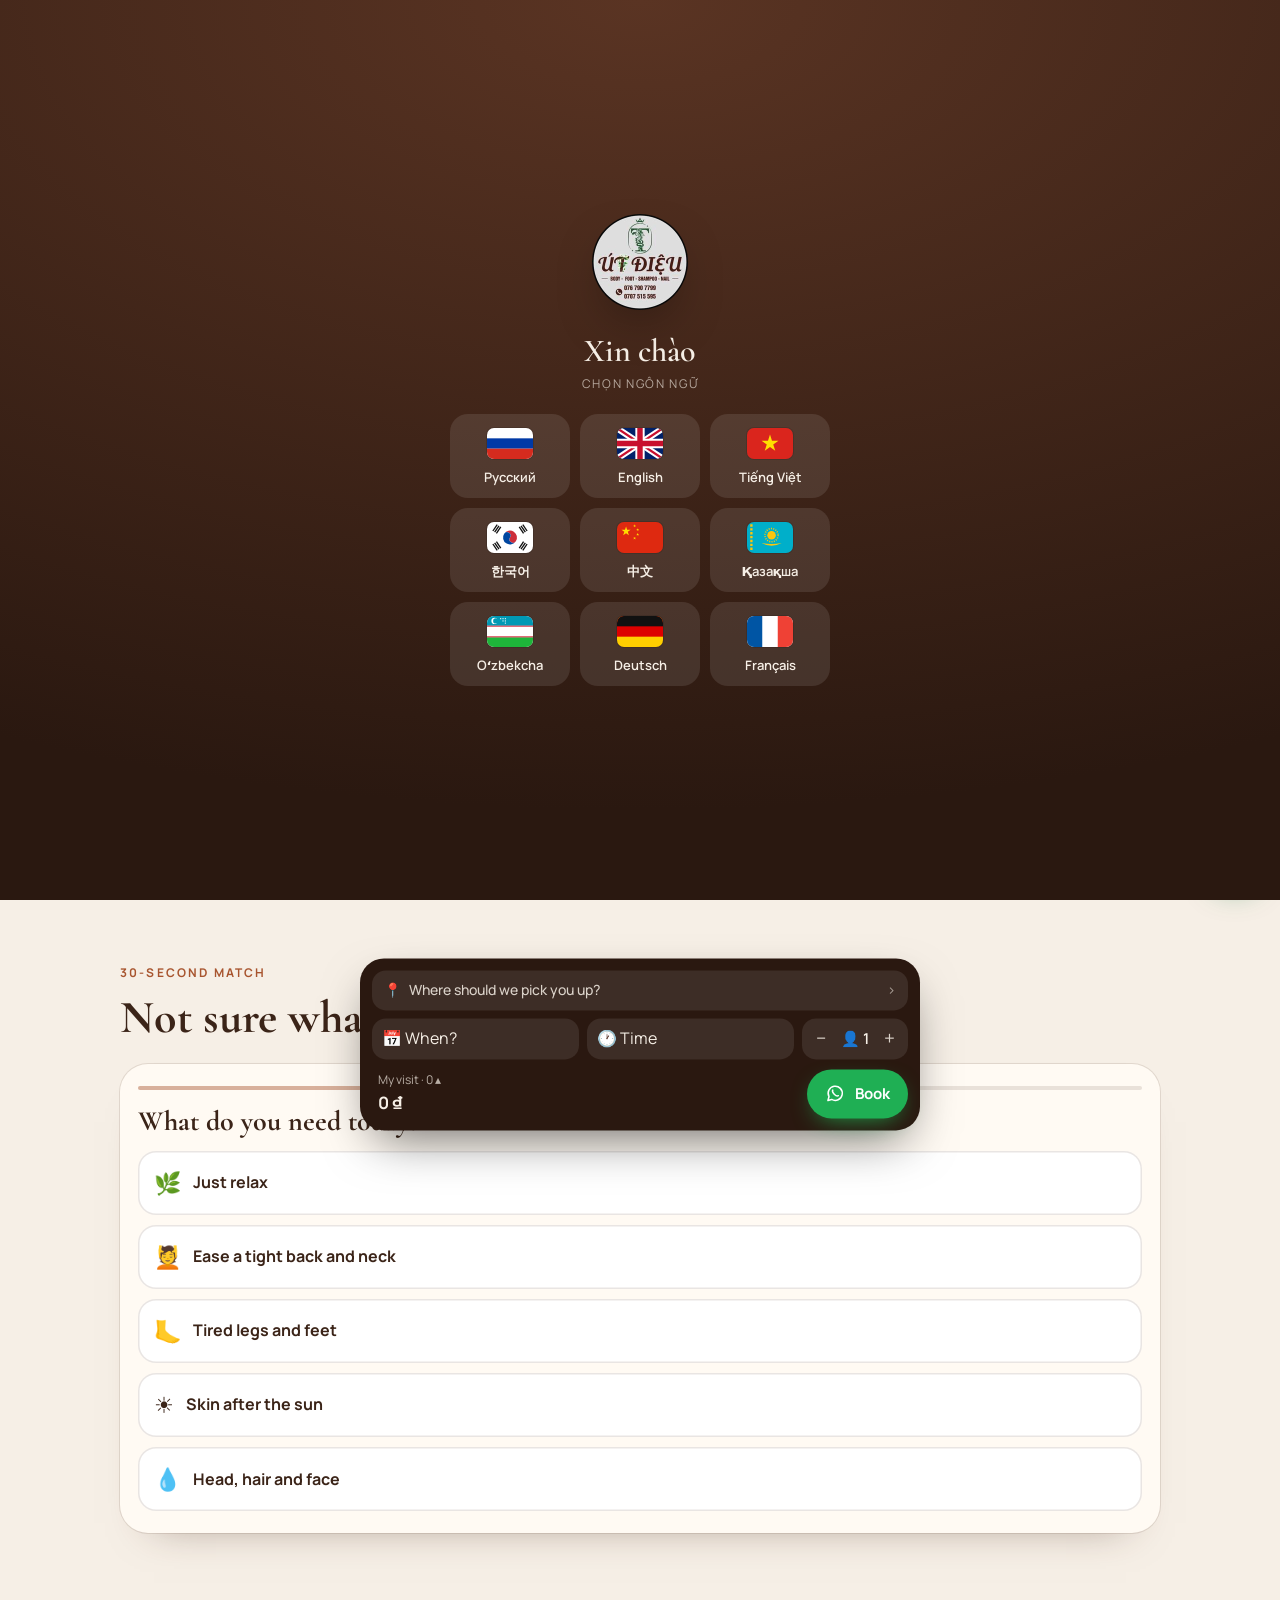
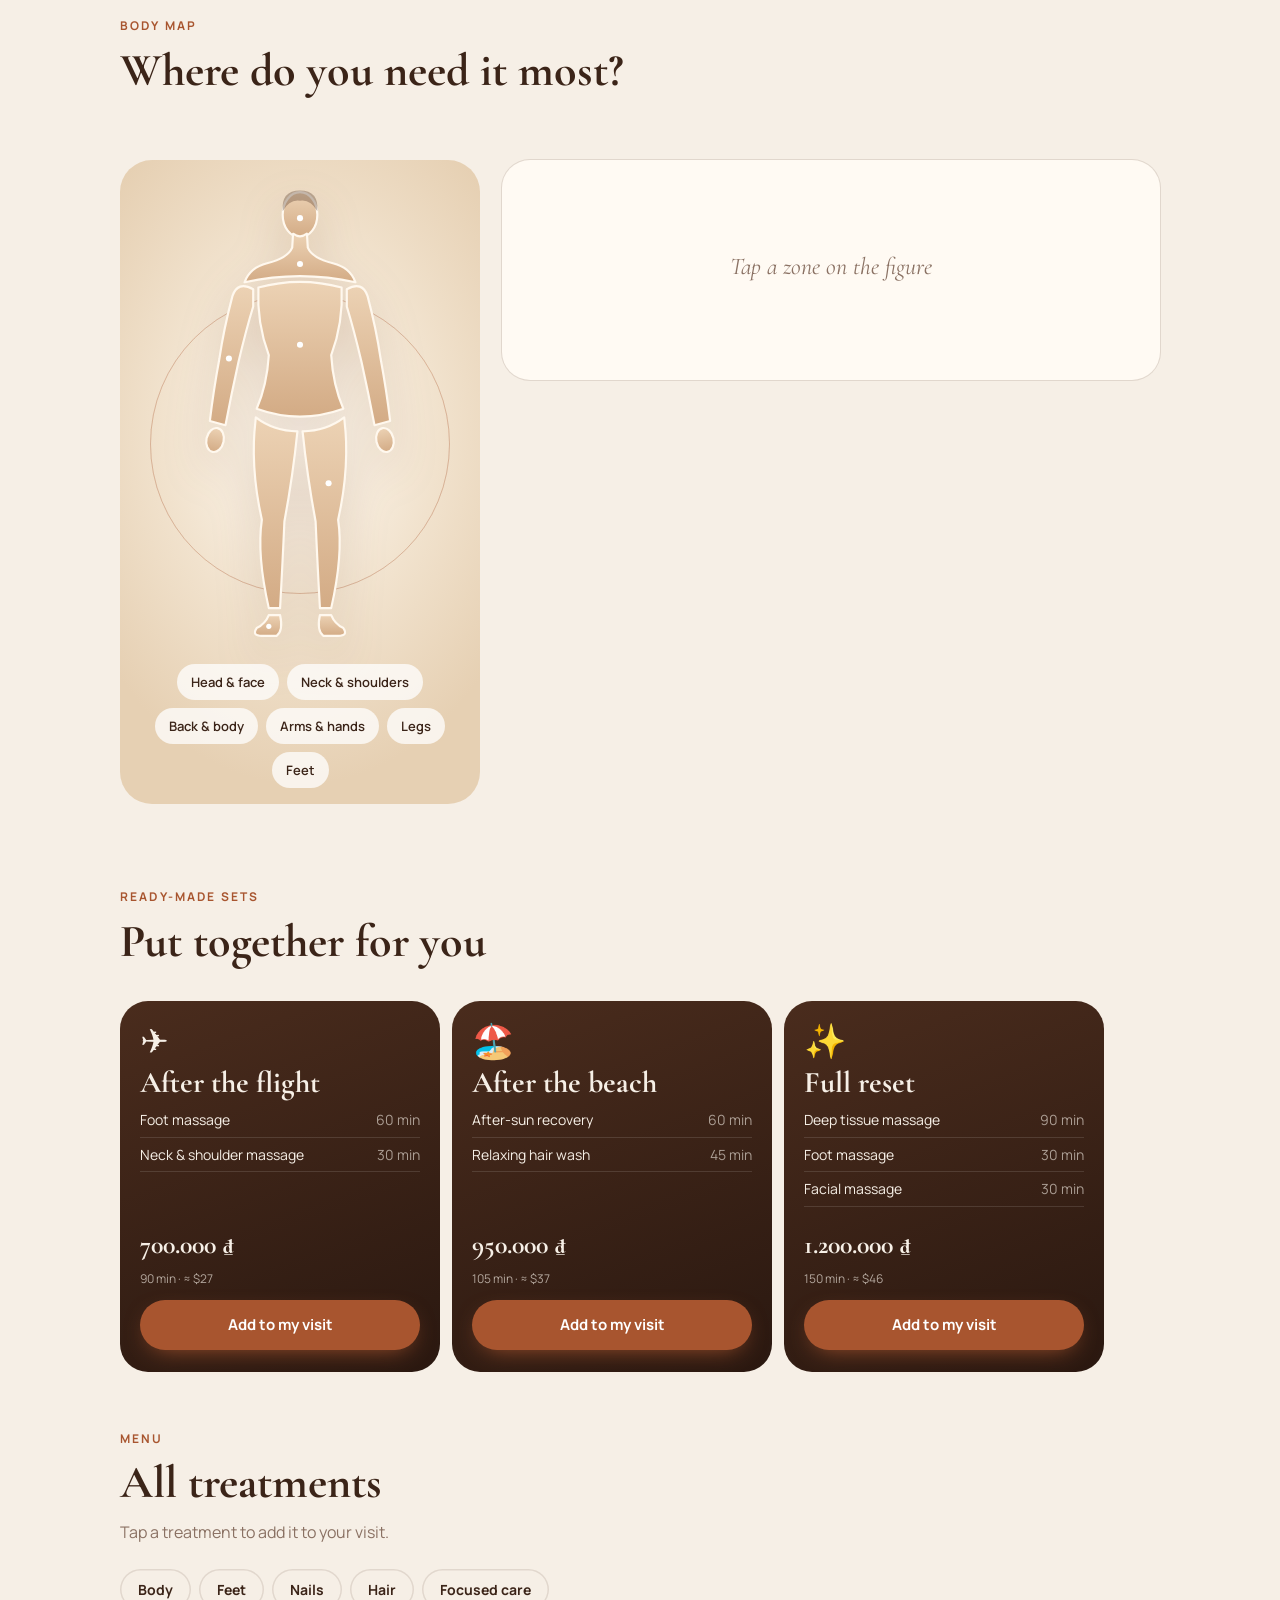
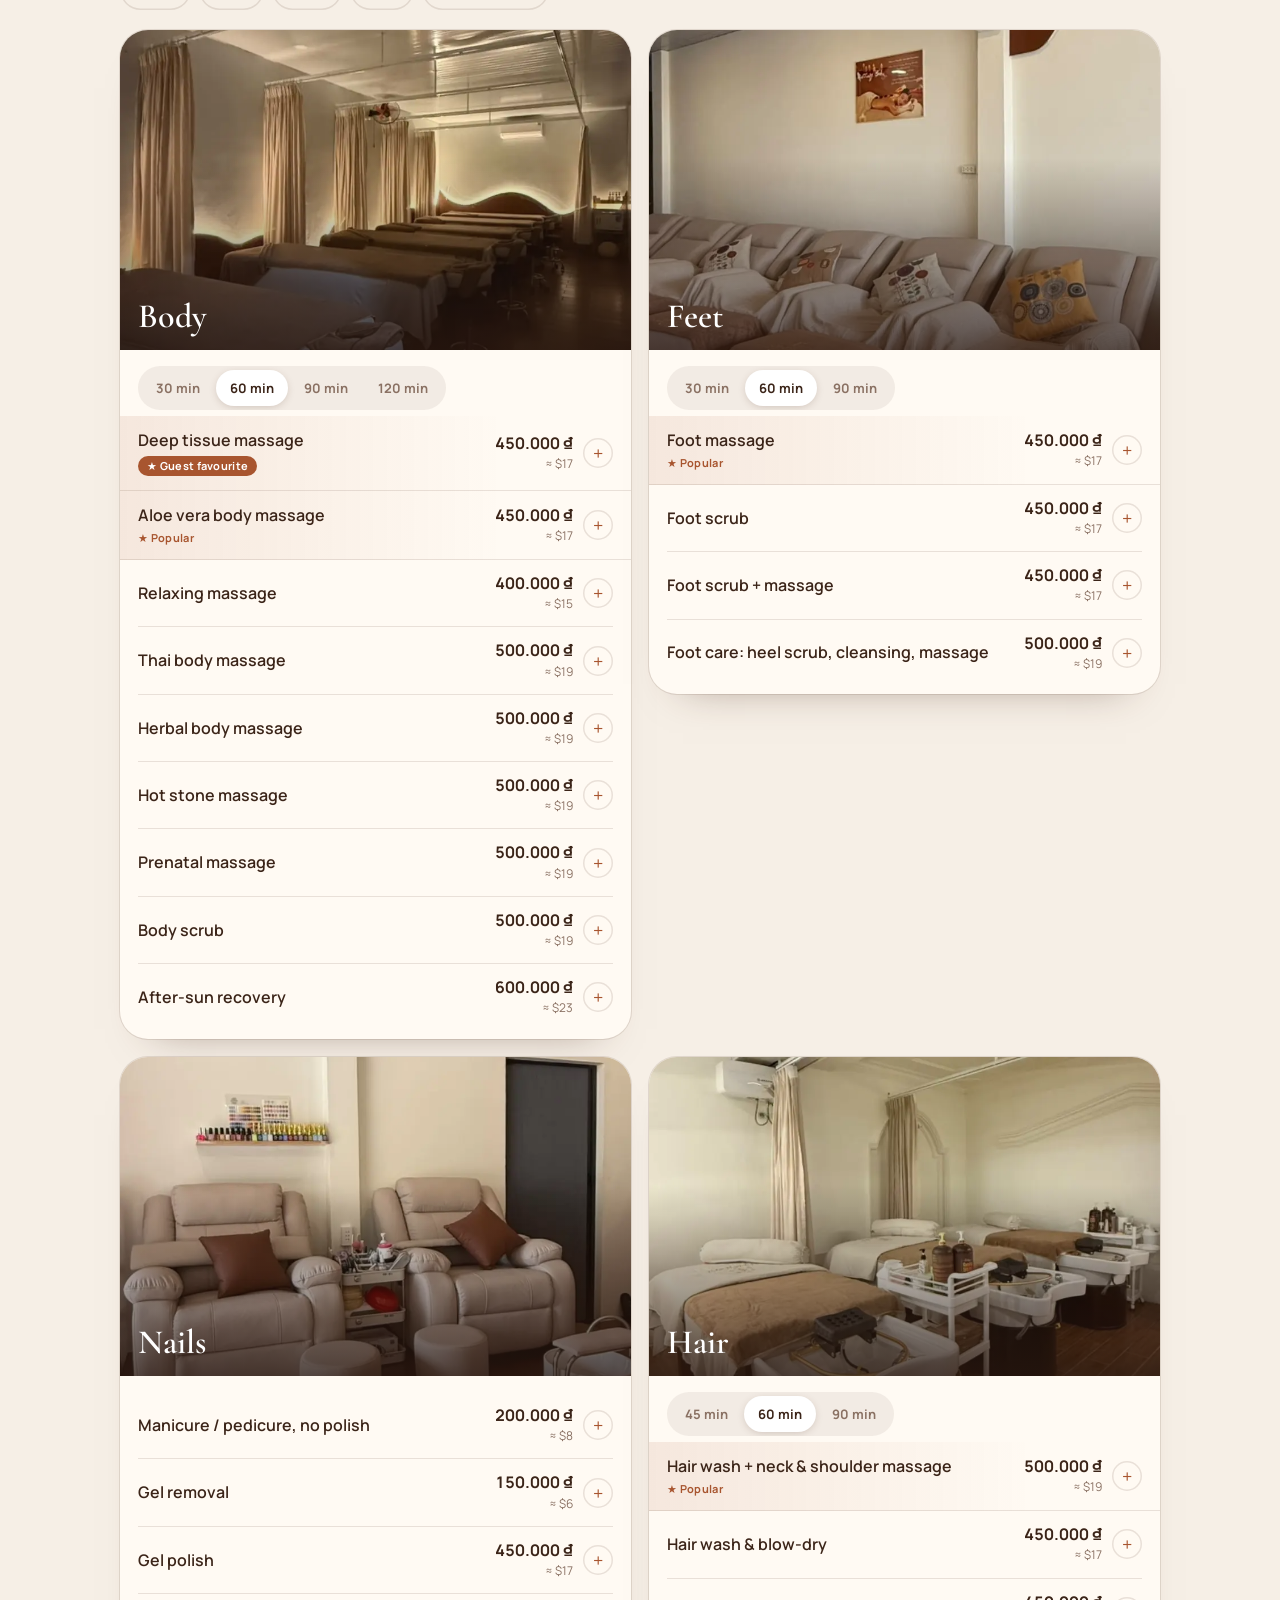
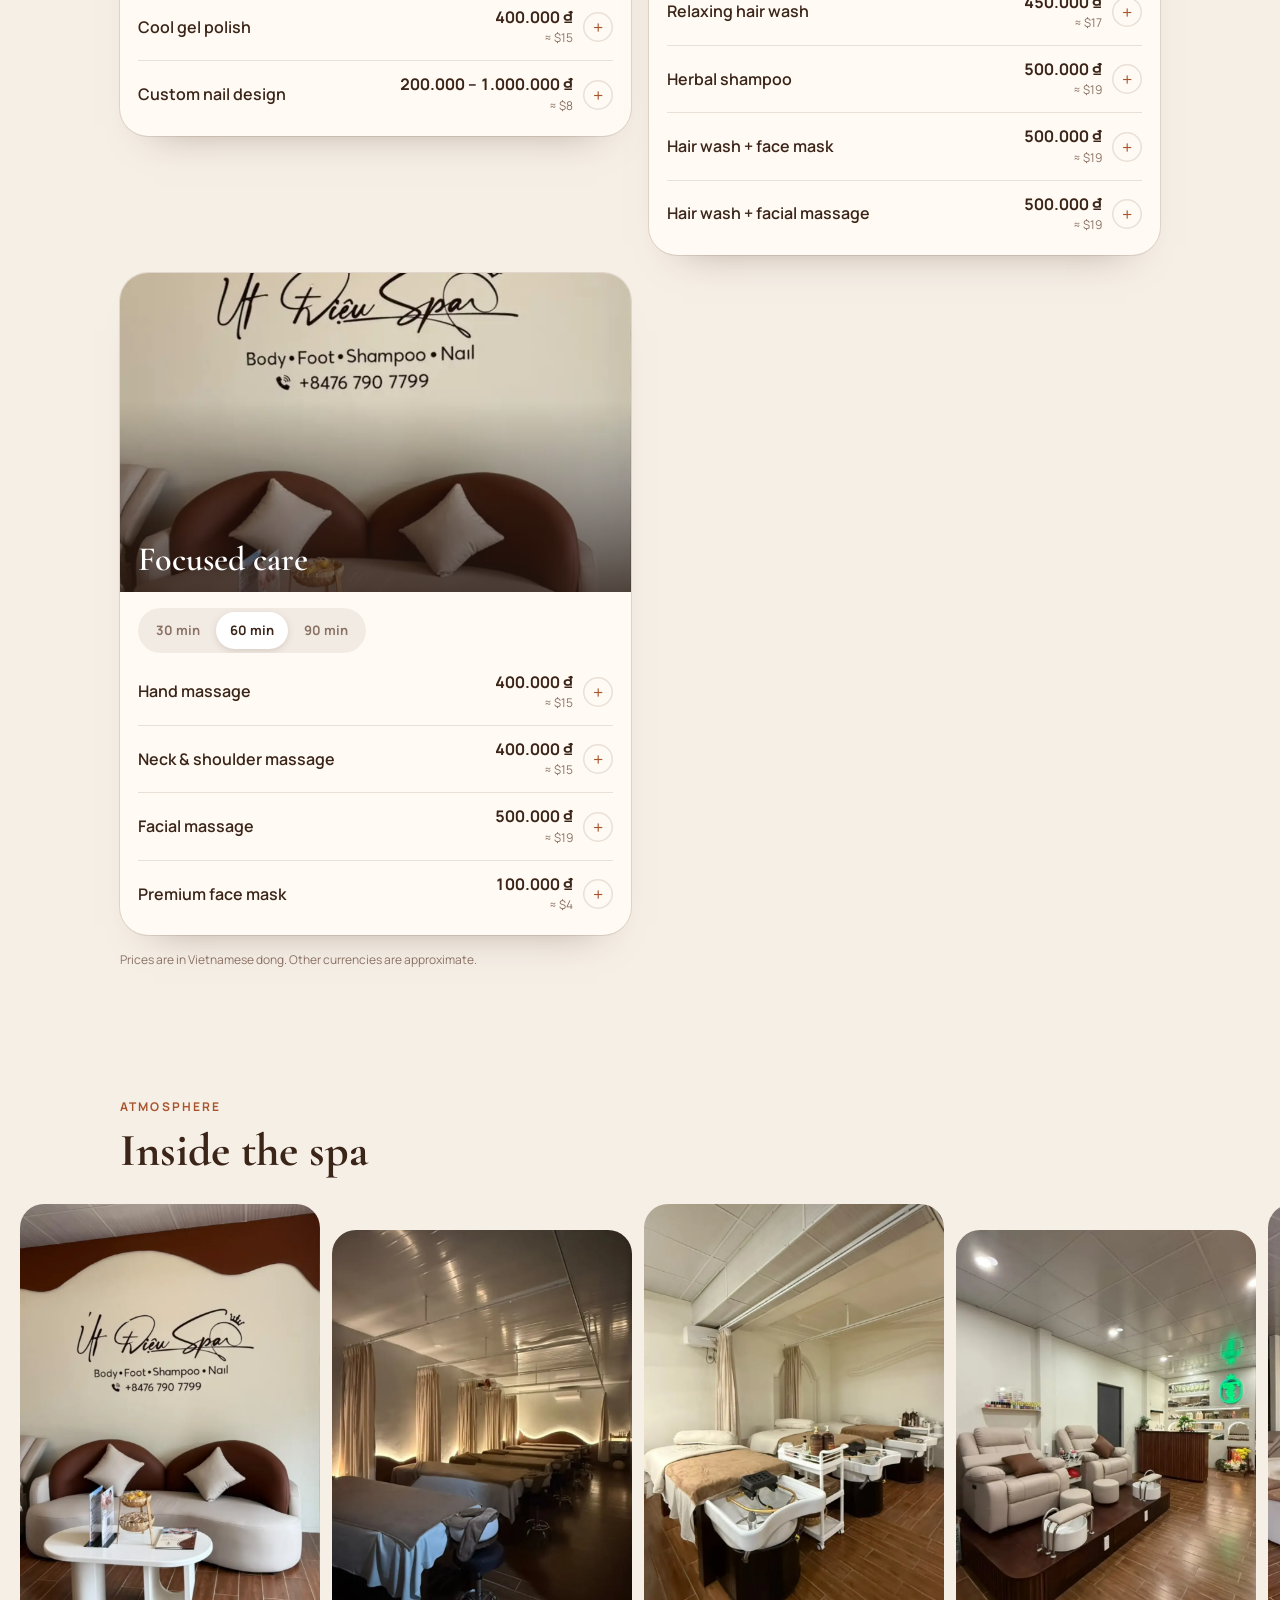
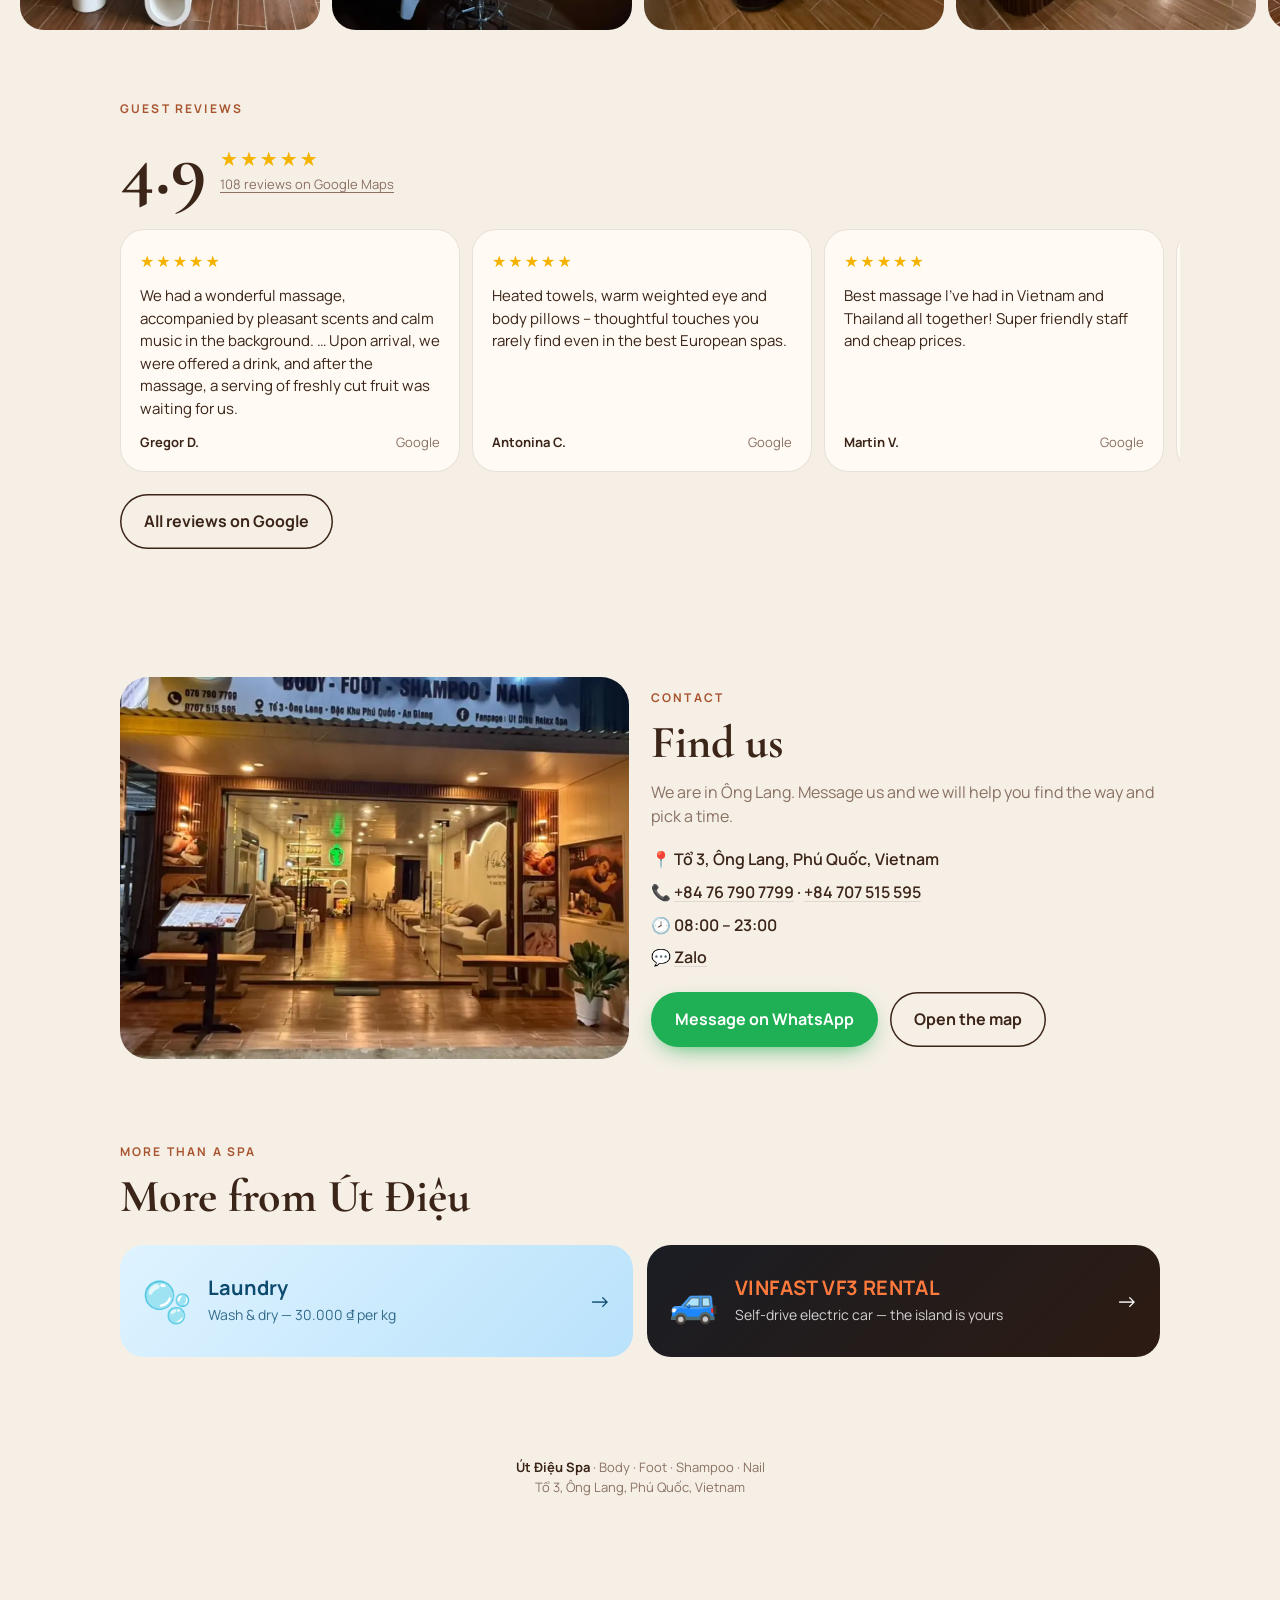
<file: index.html>
<!doctype html>
<html lang="en">
<head>
<meta charset="utf-8">
<meta name="viewport" content="width=device-width,initial-scale=1,viewport-fit=cover">
<title>Út Điệu Spa — Phú Quốc</title>
<meta name="description" content="Út Điệu Spa, Ông Lang, Phú Quốc — body & foot massage, hair spa, nails. Book on WhatsApp.">
<meta property="og:type" content="website">
<meta property="og:url" content="https://damir1703.github.io/ut-dieu-spa/">
<meta property="og:title" content="Út Điệu Spa — massage & spa in Phú Quốc">
<meta property="og:description" content="★ 4.9 on Google Maps · body & foot massage, hair spa, nails. Book on WhatsApp.">
<meta property="og:image" content="https://damir1703.github.io/ut-dieu-spa/assets/img/og-spa.jpg">
<meta property="og:image:width" content="1200"><meta property="og:image:height" content="630">
<meta name="twitter:card" content="summary_large_image">
<link rel="preload" as="image" href="assets/img/p14.webp" fetchpriority="high">
<meta name="theme-color" content="#f6efe6">
<link rel="icon" href="assets/img/logo-s.jpg">
<link rel="preconnect" href="https://fonts.googleapis.com"><link rel="preconnect" href="https://fonts.gstatic.com" crossorigin>
<link href="https://fonts.googleapis.com/css2?family=Cormorant+Garamond:ital,wght@0,500;0,600;0,700;1,500&family=Manrope:wght@400;600;700&display=swap" rel="stylesheet">
<link rel="stylesheet" href="assets/shared.css?v=7">
<style>
:root{--bg:#f6efe6;--ink:#3b2418;--muted:#8a7163;--acc:#a8552f;--acc-ink:#fff;--card:#fffaf3;--line:rgba(74,44,29,.12);--hdr:rgba(246,239,230,.86);
--gate:radial-gradient(120% 90% at 50% 0%,#5a3423,#2a1810);--gate-ink:#f6efe6;--gate-card:rgba(255,255,255,.1);
--fd:"Cormorant Garamond",Georgia,serif;--fb:Manrope,system-ui,sans-serif;--green:#2f6b46}
.hdr:not(.solid){color:#fff}
/* hero */
.hero{position:relative;min-height:100svh;display:flex;align-items:flex-end;padding:0 0 96px;color:#fff;overflow:hidden}
.hero-bg{position:absolute;inset:-6% 0;width:100%;height:112%;object-fit:cover;animation:kb 22s ease-in-out infinite alternate;will-change:transform}
@keyframes kb{from{transform:scale(1.02)}to{transform:scale(1.14) translateY(-2%)}}
.hero::after{content:"";position:absolute;inset:0;background:linear-gradient(180deg,rgba(42,24,16,.45) 0%,rgba(42,24,16,.3) 30%,rgba(42,24,16,.8) 58%,rgba(42,24,16,.95) 100%)}
.hero .w{position:relative;z-index:1}
.hero .kick{color:#f0cfa8}
.hero h1{font-size:clamp(46px,12vw,92px);font-weight:600;margin:14px 0 16px;letter-spacing:-.01em}
.hero h1 em{font-style:italic;color:#f0cfa8}
.hero p{max-width:44ch;opacity:.9;margin-bottom:26px}
.hero-btns{display:flex;flex-wrap:wrap;gap:12px}
.scroll-hint{position:absolute;left:50%;bottom:26px;z-index:1;width:1px;height:44px;background:rgba(255,255,255,.35);overflow:hidden}
.scroll-hint::after{content:"";position:absolute;inset:0;background:#fff;animation:drop 2s infinite}
@keyframes drop{from{transform:translateY(-100%)}to{transform:translateY(100%)}}
/* body map */
.map-grid{display:grid;gap:22px;margin-top:28px}
.map-grid>*{min-width:0}
@media(min-width:820px){.map-grid{grid-template-columns:360px 1fr;align-items:start}}
.figure{position:relative;background:radial-gradient(70% 55% at 50% 42%,#fffaf2 0%,#f1e2cd 55%,#e6d0b3 100%);border-radius:32px;padding:20px 10px 16px;overflow:hidden}
.figure::before,.figure::after{content:"";position:absolute;left:50%;top:44%;width:300px;height:300px;margin:-150px 0 0 -150px;border-radius:50%;border:1px solid rgba(168,85,47,.18);animation:ring 6s ease-out infinite}
.figure::after{animation-delay:3s}
@keyframes ring{from{transform:scale(.45);opacity:1}to{transform:scale(1.5);opacity:0}}
.figure svg{position:relative;z-index:1;height:min(52svh,480px);margin:0 auto;overflow:visible;filter:drop-shadow(0 18px 22px rgba(120,70,40,.18))}
.z{cursor:pointer;-webkit-tap-highlight-color:transparent}
.z .h,.z:hover .h,.z.on .h{fill:transparent;stroke:none;filter:none}
.z path,.z ellipse{fill:url(#skin);stroke:#fff8ee;stroke-width:2.5;stroke-linejoin:round;transition:fill .35s,filter .35s}
.z:hover path,.z:hover ellipse{fill:#dcb48e}
.z.on path,.z.on ellipse{fill:url(#skinOn);filter:drop-shadow(0 0 10px rgba(168,85,47,.55))}
.dot{fill:#fff;pointer-events:none;animation:pulse 2.4s infinite;transform-box:fill-box;transform-origin:center}
@keyframes pulse{50%{transform:scale(2);opacity:.2}}
.zchips{position:relative;z-index:1;display:flex;flex-wrap:wrap;gap:8px;justify-content:center;margin-top:16px}
.zchips button{padding:8px 14px;border-radius:99px;background:rgba(255,255,255,.75);font-size:13px;font-weight:600;transition:.25s}
.zchips button.on{background:var(--acc);color:#fff}
.panel{background:var(--card);border-radius:28px;padding:22px 18px;box-shadow:0 0 0 1px var(--line);min-height:220px;scroll-margin-top:70px}
.panel h3{font-size:30px;margin-bottom:4px}
.hint{font-size:13px;color:var(--muted);margin-bottom:14px}
.empty{display:grid;place-items:center;min-height:170px;text-align:center;color:var(--muted);font-family:var(--fd);font-size:24px;font-style:italic}
/* duration switch + price list */
.seg{display:inline-flex;gap:2px;padding:4px;border-radius:99px;background:rgba(74,44,29,.07);margin-bottom:6px;max-width:100%;overflow-x:auto;scrollbar-width:none}
.seg button{flex:none;padding:8px 14px;border-radius:99px;font-size:13px;font-weight:700;color:var(--muted);transition:.25s}
.seg button.on{background:#fff;color:var(--ink);box-shadow:0 2px 8px -2px rgba(74,44,29,.25)}
.row{display:flex;align-items:center;gap:10px;width:100%;padding:14px 0;border-bottom:1px solid var(--line);text-align:left;animation:rise .45s cubic-bezier(.2,.7,.2,1) both}
.rows .row:last-child{border-bottom:0}
.rn{flex:1 1 0;min-width:0;font-weight:600;line-height:1.3}
.rp{flex:none;text-align:right;line-height:1.2}
.rp b{display:block;font-weight:700;white-space:nowrap;font-variant-numeric:tabular-nums}
.rp i{font-style:normal;font-size:12px;color:var(--muted)}
.add{flex:none;width:30px;height:30px;border-radius:50%;box-shadow:inset 0 0 0 1.5px var(--line);display:grid;place-items:center;font-size:18px;line-height:1;color:var(--acc);transition:.25s cubic-bezier(.3,1.5,.5,1)}
.add::before{content:"+"}
.row.on .add{background:var(--green);color:#fff;box-shadow:none;transform:scale(1.1)}
.row.on .add::before{content:"✓";font-size:15px}
.row.on .rn{color:var(--green)}
.row.off{opacity:.38}
.row.off .add{visibility:hidden}
.see{flex-basis:100%;text-align:center;margin-top:6px;padding:12px;border-radius:99px;background:var(--ink);color:var(--bg);font-weight:700;font-size:14px;animation:rise .4s both}
@media(min-width:820px){.see{display:none}}
.z{transform-box:fill-box;transform-origin:center}
.z.on{animation:zpop .45s cubic-bezier(.3,1.5,.5,1)}
@keyframes zpop{from{transform:scale(.93)}}
.more{display:inline-block;margin-top:14px;font-weight:700;font-size:14px;color:var(--acc)}
.row.hit{margin:0 -18px;padding-left:18px;padding-right:18px;width:calc(100% + 36px);background:linear-gradient(90deg,rgba(168,85,47,.11),rgba(168,85,47,0) 75%)}
.badge{display:table;margin-top:5px;font-size:11px;font-weight:700;letter-spacing:.03em;color:var(--acc)}
.badge.top{background:var(--acc);color:#fff;padding:3px 9px;border-radius:99px}
.rd{font-style:normal;font-weight:600;color:var(--muted);font-size:13px;margin-left:6px;white-space:nowrap}
/* quiz */
.quiz{background:var(--card);border-radius:28px;padding:22px 18px;box-shadow:0 0 0 1px var(--line),0 24px 40px -34px rgba(74,44,29,.5);margin-top:22px;overflow:hidden;scroll-margin-top:70px}
.quiz h3{font-size:28px;margin:16px 0 14px}
.qdots{display:flex;gap:6px}
.qdots i{height:4px;flex:1;border-radius:4px;background:var(--line);transition:background .4s}
.qdots i.done{background:var(--acc)}.qdots i.cur{background:rgba(168,85,47,.45)}
.qopts{display:grid;gap:10px}
.qopts button{display:flex;align-items:center;gap:12px;padding:15px 16px;border-radius:18px;background:#fff;box-shadow:inset 0 0 0 1.5px var(--line);font-weight:700;text-align:left;animation:rise .45s cubic-bezier(.2,.7,.2,1) both;transition:transform .2s}
.qopts button:active{transform:scale(.97)}
.qopts span{font-size:22px}
.qopts.three{grid-template-columns:repeat(3,1fr)}
.qopts.three button{flex-direction:column;gap:4px;text-align:center;padding:18px 6px;font-size:13px}
.qopts.three b{font-size:24px;color:var(--acc);font-family:var(--fd);line-height:1.1}
/* sets */
.sets{display:flex;gap:12px;overflow-x:auto;scroll-snap-type:x mandatory;padding:22px 20px 8px;scrollbar-width:none;max-width:1080px;margin:0 auto}
.sets::-webkit-scrollbar{display:none}
.setc{flex:none;width:min(80vw,320px);scroll-snap-align:center;background:linear-gradient(160deg,#4a2c1d,#2a1810);color:#f6efe6;border-radius:28px;padding:22px 20px;display:flex;flex-direction:column;gap:10px}
.se{font-size:34px;line-height:1}
.setc h3{font-size:30px}
.setc ul{list-style:none;margin:0;padding:0;display:grid;gap:6px;font-size:14px}
.setc li{display:flex;justify-content:space-between;gap:10px;border-bottom:1px solid rgba(255,255,255,.12);padding-bottom:6px}
.setc li span{opacity:.6;white-space:nowrap}
.sp{margin-top:auto;padding-top:8px}
.sp b{display:block;font-size:26px;font-family:var(--fd)}
.sp i{font-style:normal;font-size:12px;opacity:.65}
.setc .btn{padding:13px;font-size:15px}
.setc.on .btn{background:var(--green);box-shadow:none}
/* category cards */
.jump{display:flex;gap:8px;overflow-x:auto;margin:22px -20px 18px;padding:2px 20px;scrollbar-width:none}
.jump::-webkit-scrollbar,.seg::-webkit-scrollbar{display:none}
.jump a{flex:none;padding:10px 18px;border-radius:99px;font-weight:700;font-size:14px;box-shadow:inset 0 0 0 1.5px var(--line)}
.cards{display:grid;gap:18px}
@media(min-width:820px){.cards{grid-template-columns:1fr 1fr;align-items:start}}
.mcard{background:var(--card);border-radius:28px;overflow:hidden;box-shadow:0 0 0 1px var(--line),0 24px 40px -34px rgba(74,44,29,.5);scroll-margin-top:70px}
.mphoto{position:relative;aspect-ratio:16/10;overflow:hidden}
.mphoto img{width:100%;height:100%;object-fit:cover;transition:transform 1.2s cubic-bezier(.2,.7,.2,1)}
.mcard:hover .mphoto img{transform:scale(1.06)}
.mphoto::after{content:"";position:absolute;inset:0;background:linear-gradient(180deg,rgba(42,24,16,0) 40%,rgba(42,24,16,.78))}
.mphoto h3{position:absolute;left:18px;bottom:14px;z-index:1;color:#fff;font-size:34px;font-weight:600}
.mbody{padding:16px 18px 8px}
.note{font-size:12px;color:var(--muted);margin-top:16px}
/* gallery */
.gal{display:flex;gap:12px;overflow-x:auto;scroll-snap-type:x mandatory;padding:6px 20px 20px;margin-top:22px;scrollbar-width:none}
.gal::-webkit-scrollbar{display:none}
.gal img{flex:none;width:min(72vw,300px);aspect-ratio:3/4;object-fit:cover;border-radius:24px;scroll-snap-align:center;cursor:zoom-in;transition:transform .5s}
.gal img:nth-child(even){margin-top:26px}
.lb{position:fixed;inset:0;z-index:90;background:rgba(20,10,5,.94);display:grid;place-items:center;padding:16px;animation:fade .3s}
.lb img{max-height:92svh;border-radius:16px}
@keyframes fade{from{opacity:0}}
/* location */
.loc{display:grid;gap:22px}
@media(min-width:820px){.loc{grid-template-columns:1fr 1fr;align-items:center}}
.loc-img{border-radius:28px;aspect-ratio:4/3;object-fit:cover;width:100%}
.loc-rows{margin:18px 0 22px;display:grid;gap:8px;font-weight:600}
.loc-rows a{text-decoration:underline;text-underline-offset:3px;text-decoration-color:var(--line)}
/* cart */
.cart{position:fixed;left:10px;right:10px;bottom:10px;z-index:50;background:#2a1810;color:#f6efe6;border-radius:24px;padding:12px;transform:translateY(140%);transition:transform .5s cubic-bezier(.2,.8,.2,1);box-shadow:0 20px 50px -15px rgba(0,0,0,.6);max-width:560px;margin:0 auto}
body.has-cart .cart{transform:none}
.cart-top{display:flex;align-items:center;gap:10px}
.cart-pick{display:flex;align-items:center;gap:8px;width:100%;text-align:left;padding:9px 12px;margin-bottom:10px;border-radius:14px;background:rgba(255,255,255,.09);font-size:14px}
.cart-pick{margin-bottom:8px!important}
.cart-when{display:flex;gap:8px;margin-bottom:10px}
.cart-when select{flex:1;min-width:0;font:inherit;font-size:16px;color:inherit;background:rgba(255,255,255,.09);border:0;border-radius:14px;padding:8px 10px;-webkit-appearance:none;appearance:none;text-overflow:ellipsis;outline:none}
.cart-when select.set{background:rgba(31,175,84,.28)}
.cart-when option{color:#222}
.gst{display:flex;align-items:center;gap:2px;flex:none;background:rgba(255,255,255,.09);border-radius:14px;padding:0 4px;font-size:15px}
.gst button{width:30px;height:38px;font-size:19px;opacity:.85}
.gst b{min-width:34px;text-align:center;font-weight:600;white-space:nowrap}
.cart-pick b{flex:1;min-width:0;overflow:hidden;text-overflow:ellipsis;white-space:nowrap;font-weight:600}
.cart-pick b.e{font-weight:500;opacity:.85}
.cart-pick i{font-style:normal;color:#f5b301;font-size:12px;flex:none}
.cart-pick u{text-decoration:none;opacity:.6;flex:none}
.cart-sum{flex:1;text-align:left;padding:2px 6px;min-width:0}
.cart-sum small{display:block;font-size:12px;opacity:.7}
.cart-sum strong{font-size:17px;white-space:nowrap}
.cart .btn{padding:13px 18px;font-size:15px}
.cart-list{max-height:0;overflow:hidden;transition:max-height .4s;font-size:14px}
.cart.open .cart-list{max-height:40svh;overflow:auto}
.cart-list div{display:flex;justify-content:space-between;gap:10px;padding:9px 6px;border-bottom:1px solid rgba(255,255,255,.1)}
.cart-list button{opacity:.6;padding:0 6px;font-size:18px}

</style>
</head>
<body>
<header class="hdr">
  <a class="brand" href="#top"><img src="assets/img/logo-s.jpg" alt="">Út Điệu Spa</a>
  <button id="langBtn" class="lang-btn" aria-label="Language"></button>
</header>

<section class="hero" id="top">
  <img class="hero-bg" src="assets/img/p14.webp" alt="">
  <div class="w">
    <div class="kick rv">Ông Lang · Phú Quốc</div>
    <h1 class="rv d1" data-i18n="hero_h"></h1>
    <p class="rv d2" data-i18n="hero_p"></p>
    <div class="hero-btns rv d3">
      <a class="btn" href="#quiz" data-i18n="hero_cta"></a>
      <a class="btn ghost" href="#menu" data-i18n="menu_h"></a>
    </div>
    <a class="rate-pill rv d3" data-rate></a>
  </div>
  <div class="scroll-hint"></div>
</section>

<section id="quiz" style="padding-bottom:20px">
  <div class="w">
    <div class="kick rv" data-i18n="q_k"></div>
    <h2 class="h2 rv" data-i18n="q_h"></h2>
    <div class="quiz rv" id="quizBox"></div>
  </div>
</section>

<section id="map">
  <div class="w">
    <div class="kick rv" data-i18n="map_k"></div>
    <h2 class="h2 rv" data-i18n="map_h"></h2>
    <p class="lead rv" data-i18n="map_p"></p>
    <div class="map-grid">
      <div class="figure rv">
        <svg viewBox="0 0 240 540" id="body" role="img" aria-label="Body map">
          <defs>
            <linearGradient id="skin" x1="0" y1="0" x2="0" y2="1"><stop offset="0" stop-color="#ecd2b4"/><stop offset="1" stop-color="#d3ab85"/></linearGradient>
            <linearGradient id="skinOn" x1="0" y1="0" x2="0" y2="1"><stop offset="0" stop-color="#c9703f"/><stop offset="1" stop-color="#9a4a26"/></linearGradient>
          </defs>
          <g class="z" data-z="head"><ellipse class="h" cx="120" cy="36" rx="32" ry="34"/><ellipse cx="120" cy="40" rx="20" ry="26"/></g>
          <path d="M100 36Q98 12 120 12Q142 12 140 36Q132 22 120 24Q108 22 100 36Z" fill="rgba(74,44,29,.32)" style="pointer-events:none"/>
          <g class="z" data-z="shoulders"><path d="M112 62Q120 68 128 62L129 78Q134 90 158 96Q178 101 184 118Q120 104 56 118Q62 101 82 96Q106 90 111 78Z"/></g>
          <g class="z" data-z="body"><path d="M72 124Q120 111 168 124Q170 165 156 202Q158 236 170 264Q120 282 70 264Q82 236 84 202Q70 165 72 124Z"/></g>
          <g class="z" data-z="arms">
            <path class="h" d="M170 122L206 116L220 172L228 210L238 278L238 320L198 320L192 283L182 246L176 210L172 172Z"/>
            <path class="h" d="M70 122L34 116L20 172L12 210L2 278L2 320L42 320L48 283L58 246L64 210L68 172Z"/>
            <path d="M174 126Q192 116 198 134Q208 172 213 206Q220 244 224 278L206 283Q199 246 191 210Q182 172 174 146Z"/>
            <path d="M66 126Q48 116 42 134Q32 172 27 206Q20 244 16 278L34 283Q41 246 49 210Q58 172 66 146Z"/>
            <ellipse cx="218" cy="300" rx="10" ry="14" transform="rotate(-12 218 300)"/><ellipse cx="22" cy="300" rx="10" ry="14" transform="rotate(12 22 300)"/>
          </g>
          <g class="z" data-z="legs">
            <path d="M123 290Q150 290 171 274Q178 330 164 392Q170 432 156 494L143 494Q140 440 138 394Q128 340 123 290Z"/>
            <path d="M117 290Q90 290 69 274Q62 330 76 392Q70 432 84 494L97 494Q100 440 102 394Q112 340 117 290Z"/>
          </g>
          <g class="z" data-z="feet">
            <path class="h" d="M134 497H184V536H134Z"/><path class="h" d="M56 497H106V536H56Z"/>
            <path d="M143 502L156 502Q160 512 170 517Q176 526 164 526L147 526Q139 520 143 502Z"/>
            <path d="M97 502L84 502Q80 512 70 517Q64 526 76 526L93 526Q101 520 97 502Z"/>
          </g>
          <circle class="dot" cx="120" cy="44" r="3.5"/><circle class="dot" cx="120" cy="97" r="3.5" style="animation-delay:.3s"/><circle class="dot" cx="120" cy="190" r="3.5" style="animation-delay:.6s"/><circle class="dot" cx="38" cy="206" r="3.5" style="animation-delay:.9s"/><circle class="dot" cx="153" cy="350" r="3.5" style="animation-delay:1.2s"/><circle class="dot" cx="84" cy="515" r="3" style="animation-delay:1.5s"/>
        </svg>
        <div class="zchips" id="zchips"></div>
      </div>
      <div class="panel rv d1" id="panel"></div>
    </div>
  </div>
</section>

<section id="sets" style="padding:20px 0 30px">
  <div class="w"><div class="kick rv" data-i18n="set_k"></div><h2 class="h2 rv" data-i18n="set_h"></h2></div>
  <div class="sets rv" id="setsBox"></div>
</section>

<section id="menu" style="padding-top:20px">
  <div class="w">
    <div class="kick rv" data-i18n="menu_k"></div>
    <h2 class="h2 rv" data-i18n="menu_h"></h2>
    <p class="lead rv" data-i18n="tap_hint"></p>
    <div class="jump" id="jump"></div>
    <div class="cards" id="cards"></div>
    <p class="note" data-i18n="rate_note"></p>
  </div>
</section>

<section id="gallery" style="padding-bottom:30px">
  <div class="w"><div class="kick rv" data-i18n="gal_k"></div><h2 class="h2 rv" data-i18n="gal_h"></h2></div>
  <div class="gal" id="gal"></div>
</section>

<section id="reviews" style="padding-top:20px"></section>

<section id="find">
  <div class="w loc">
    <img class="loc-img rv" src="assets/img/p18.webp" alt="Út Điệu Spa" loading="lazy">
    <div class="rv d1">
      <div class="kick" data-i18n="loc_k"></div>
      <h2 class="h2" data-i18n="loc_h"></h2>
      <p class="lead" data-i18n="loc_p"></p>
      <div class="loc-rows">
        <span>📍 <span data-i18n="foot_addr"></span></span>
        <span>📞 <a href="tel:+84767907799">+84 76 790 7799</a> · <a href="tel:+84707515595">+84 707 515 595</a></span>
        <span>🕗 08:00 – 23:00</span>
        <span>💬 <a href="https://zalo.me/0767907799" target="_blank" rel="noopener">Zalo</a></span>
      </div>
      <div class="hero-btns">
        <a class="btn wa" data-wa><span data-i18n="wa_btn"></span></a>
        <a class="btn ghost" target="_blank" rel="noopener" href="https://maps.google.com/?cid=10207953114541808885" data-i18n="map_btn"></a>
      </div>
    </div>
  </div>
</section>

<section id="cross" style="padding-top:20px"></section>
<footer><div class="w"><b>Út Điệu Spa</b> · Body · Foot · Shampoo · Nail<br><span data-i18n="foot_addr"></span></div></footer>

<div class="cart" id="cart">
  <div class="cart-list" id="cartList"></div>
  <button class="cart-pick" id="cartPick"></button>
  <div class="cart-when" id="cartWhen"></div>
  <div class="cart-top">
    <button class="cart-sum" id="cartSum"></button>
    <a class="btn wa" id="cartGo" target="_blank" rel="noopener"></a>
  </div>
</div>

<script>
/* ===== Услуги и цены (в тысячах донгов). d — длительность в минутах, 0 = без длительности. n — [ru,en,vi,ko,zh] ===== */
const SERVICES = [
 {id:'relax',c:'body',d:[60,90,120],p:[400,600,800],n:['Расслабляющий массаж','Relaxing massage','Massage thư giãn','릴랙싱 마사지','舒缓按摩']},
 {id:'deep',c:'body',d:[60,90,120],p:[450,650,850],n:['Глубокий массаж тканей','Deep tissue massage','Massage mô sâu','딥티슈 마사지','深层组织按摩']},
 {id:'aloe',c:'body',d:[60,90,120],p:[450,650,850],n:['Массаж с алоэ вера','Aloe vera body massage','Massage nha đam','알로에 베라 마사지','芦荟身体按摩']},
 {id:'thai',c:'body',d:[60,90,120],p:[500,700,900],n:['Тайский массаж','Thai body massage','Massage Thái','타이 마사지','泰式按摩']},
 {id:'herbal',c:'body',d:[60,90,120],p:[500,700,900],n:['Травяной массаж','Herbal body massage','Massage thảo dược','허브 마사지','草本按摩']},
 {id:'stone',c:'body',d:[60,90,120],p:[500,700,900],n:['Массаж горячими камнями','Hot stone massage','Massage đá nóng','핫스톤 마사지','热石按摩']},
 {id:'prenatal',c:'body',d:[60,90,120],p:[500,700,900],n:['Массаж для беременных','Prenatal massage','Massage bầu','임산부 마사지','孕妇按摩']},
 {id:'scrub',c:'body',d:[30,60],p:[300,500],n:['Скраб для тела','Body scrub','Tẩy tế bào chết toàn thân','바디 스크럽','身体磨砂']},
 {id:'sun',c:'body',d:[30,60],p:[350,600],n:['Восстановление после загара','After-sun recovery','Phục hồi da sau cháy nắng','선번 진정 케어','晒后修复']},
 {id:'foot',c:'foot',d:[30,60,90],p:[250,450,650],n:['Массаж стоп','Foot massage','Massage chân','발 마사지','足部按摩']},
 {id:'fscrub',c:'foot',d:[30,60,90],p:[250,450,650],n:['Скраб для ног','Foot scrub','Tẩy tế bào chết chân','발 스크럽','足部磨砂']},
 {id:'fscrubm',c:'foot',d:[60,90],p:[450,650],n:['Скраб + массаж стоп','Foot scrub + massage','Tẩy tế bào chết + massage chân','발 스크럽 + 마사지','足部磨砂 + 按摩']},
 {id:'fcare',c:'foot',d:[60,90],p:[500,700],n:['Уход за стопами: пилинг пяток, очищение, массаж','Foot care: heel scrub, cleansing, massage','Chăm sóc chân: chà gót, làm sạch, massage','풋 케어: 각질 제거 · 클렌징 · 마사지','足部护理：去角质 · 清洁 · 按摩']},
 {id:'nbasic',c:'nail',d:[0],p:[200],n:['Маникюр / педикюр без покрытия','Manicure / pedicure, no polish','Cắt da, làm sạch móng (không sơn)','매니큐어 / 페디큐어 (컬러 없음)','修甲 / 修脚（不涂甲油）']},
 {id:'nremove',c:'nail',d:[0],p:[150],n:['Снятие гель-лака','Gel removal','Tháo gel cũ','젤 제거','卸除旧甲油胶']},
 {id:'ngel',c:'nail',d:[0],p:[450],n:['Покрытие гель-лаком','Gel polish','Sơn gel','젤 네일','甲油胶']},
 {id:'ncool',c:'nail',d:[0],p:[400],n:['Холодный гель-лак','Cool gel polish','Sơn gel lạnh','쿨 젤 네일','冷凝胶甲油']},
 {id:'ndesign',c:'nail',d:[0],p:[200],max:1000,n:['Индивидуальный дизайн','Custom nail design','Vẽ móng theo yêu cầu','커스텀 네일 아트','定制美甲设计']},
 {id:'hwash',c:'hair',d:[45,60,90],p:[350,450,600],n:['Мытьё и сушка волос','Hair wash & blow-dry','Gội và sấy khô','샴푸 & 드라이','洗发吹干']},
 {id:'hrelax',c:'hair',d:[45,60,90],p:[350,450,600],n:['Расслабляющее мытьё головы','Relaxing hair wash','Gội đầu thư giãn','릴랙싱 샴푸','舒缓洗发']},
 {id:'hherbal',c:'hair',d:[45,60,90],p:[400,500,700],n:['Мытьё с травяным шампунем','Herbal shampoo','Gội đầu thảo dược','허브 샴푸','草本洗发']},
 {id:'hmask',c:'hair',d:[45,60,90],p:[400,500,700],n:['Мытьё волос + маска для лица','Hair wash + face mask','Gội đầu + đắp mặt nạ','샴푸 + 페이스 마스크','洗发 + 面膜']},
 {id:'hface',c:'hair',d:[45,60,90],p:[400,500,700],n:['Мытьё волос + массаж лица','Hair wash + facial massage','Gội đầu + massage mặt','샴푸 + 얼굴 마사지','洗发 + 面部按摩']},
 {id:'hneck',c:'hair',d:[45,60,90],p:[400,500,700],n:['Мытьё волос + массаж шеи и плеч','Hair wash + neck & shoulder massage','Gội đầu + massage cổ vai gáy','샴푸 + 목 · 어깨 마사지','洗发 + 肩颈按摩']},
 {id:'hand',c:'focus',d:[30,60,90],p:[250,400,600],n:['Массаж рук','Hand massage','Massage tay','손 마사지','手部按摩']},
 {id:'neck',c:'focus',d:[30,60,90],p:[250,400,600],n:['Массаж шеи и плеч','Neck & shoulder massage','Massage cổ vai gáy','목 · 어깨 마사지','肩颈按摩']},
 {id:'facial',c:'focus',d:[30,60,90],p:[300,500,800],n:['Массаж лица','Facial massage','Massage mặt','얼굴 마사지','面部按摩']},
 {id:'mask',c:'focus',d:[0],p:[100],n:['Премиальная маска для лица','Premium face mask','Mặt nạ cao cấp','프리미엄 페이스 마스크','高级面膜']},
];
const CATS = ['body','foot','nail','hair','focus'];
const ZONES = {
 head:['facial','mask','hrelax','hherbal','hmask','hface','hwash'],
 shoulders:['neck','hneck','deep','thai'],
 body:['relax','deep','aloe','herbal','stone','prenatal','scrub','sun'],
 arms:['hand','nbasic','ngel','ncool','ndesign'],
 legs:['foot','fscrubm','thai','relax'],
 feet:['foot','fscrub','fscrubm','fcare','nbasic','ngel'],
};
/* тексты сообщения в WhatsApp: [ru,en,vi,ko,zh,kk,uz,de,fr] */
const M = {
  hi:['Здравствуйте! Хочу записаться в Út Điệu Spa','Hello! I\'d like to book at Út Điệu Spa','Xin chào! Tôi muốn đặt lịch tại Út Điệu Spa','안녕하세요! Út Điệu Spa 예약하고 싶어요','您好！我想预约 Út Điệu Spa','Сәлеметсіз бе! Út Điệu Spa-ға жазылғым келеді','Assalomu alaykum! Út Điệu Spa’ga yozilmoqchiman','Hallo! Ich möchte bei Út Điệu Spa buchen','Bonjour ! Je souhaite réserver chez Út Điệu Spa'],
  min:['мин','min','phút','분','分钟','мин','daq','Min','min'],
  total:['Итого','Total','Tổng','합계','合计','Барлығы','Jami','Gesamt','Total'],
  pick:['Забрать из: {h} — возможен ли трансфер?','Pick-up from: {h} — is a transfer possible?','Đón tại: {h} — có thể đưa đón không?','픽업 장소: {h} — 픽업 가능한가요?','接送地点：{h} — 可以接送吗？','Алып кету орны: {h} — трансфер мүмкін бе?','Olib ketish joyi: {h} — transfer mumkinmi?','Abholung von: {h} — ist ein Transfer möglich?','Prise en charge : {h} — un transfert est-il possible ?'],
  when:['Желаемый день и время','Preferred day and time','Ngày giờ mong muốn','희망 날짜와 시간','希望的日期和时间','Қалаған күн мен уақыт','Qulay kun va vaqt','Wunschtermin','Jour et heure souhaités'],
  guests:['Гостей','Guests','Số khách','인원','人数','Қонақ саны','Mehmonlar','Gäste','Personnes'],
};
window.SITE = {
 id:'spa', root:'', hello:"Hello! I'd like to book at Út Điệu Spa.", helloL:M.hi.map(x=>x+'.'),
 gateLogo:'<img class="gate-logo" src="assets/img/logo-s.jpg" alt="Út Điệu Spa">',
 reviews:[
  {n:'Gregor D.',l:'en',t:'We had a wonderful massage, accompanied by pleasant scents and calm music in the background. … Upon arrival, we were offered a drink, and after the massage, a serving of freshly cut fruit was waiting for us.'},
  {n:'Владимир И.',l:'ru',t:'Лучше чем здесь массажа нет. … Все прорабатывают от пальчиков ног до ушей.'},
  {n:'Antonina C.',l:'en',t:'Heated towels, warm weighted eye and body pillows – thoughtful touches you rarely find even in the best European spas.'},
  {n:'Марина Ш.',l:'ru',t:'Отличный салон, чисто, уютно, комфортно. … Ходим каждый день, нас забирают и отвозят в отель.'},
  {n:'Martin V.',l:'en',t:'Best massage I’ve had in Vietnam and Thailand all together! Super friendly staff and cheap prices.'},
  {n:'Полина Н.',l:'ru',t:'Посетила около 5 разных салонов, но здесь мне понравилось больше всего, была три раза.'},
  {n:'Dar R.',l:'en',t:'I had the deep tissue massage for 90 minutes. Definitely the best massage I’ve had in Vietnam and one of the best ever.'},
  {n:'Алексей Е.',l:'ru',t:'Приходили вчетвером, хозяйка оперативно организовывала необходимое количество мастеров. Вежливо, доброжелательно, угощают манго и дают бутылочку воды.'},
  {n:'Bente L.',l:'en',t:'We had massage here every day in our stay at Phu Quoc.'},
  {n:'Vladimir A.',l:'ru',t:'Самый лучший массаж из тех что нам делали в Тае, Камбодже и тут'}
 ],
 dict:{
  map_p:["Отметьте одну или несколько зон — подберём до четырёх процедур.", "Tap one or several zones — we’ll suggest up to four treatments.", "Chọn một hoặc nhiều vùng — chúng tôi gợi ý tối đa bốn liệu trình.", "한 곳 또는 여러 부위를 누르면 최대 4가지 관리를 추천해 드려요.", "选择一个或多个部位，我们为您推荐最多四个项目。"],
  see:["Показать процедуры ↓", "Show treatments ↓", "Xem liệu trình ↓", "관리 보기 ↓", "查看项目 ↓"],
  hit_top:["Выбор гостей", "Guest favourite", "Khách yêu thích", "고객 추천", "客人最爱"],
  hit_pop:["Часто берут", "Popular", "Được chọn nhiều", "인기", "人气"],
  q_k:["Подбор за 30 секунд", "30-second match", "Chọn nhanh trong 30 giây", "30초 맞춤 추천", "30 秒快速挑选"],
  q_h:["Не знаете, что выбрать?", "Not sure what to pick?", "Chưa biết chọn gì?", "무엇을 고를지 모르겠다면?", "不知道选什么？"],
  q1:["Чего хочется сегодня?", "What do you need today?", "Hôm nay bạn cần gì?", "오늘 무엇이 필요하세요?", "今天想要什么？"],
  g_relax:["Просто расслабиться", "Just relax", "Chỉ muốn thư giãn", "그냥 쉬고 싶어요", "只想放松"],
  g_tension:["Снять зажимы в спине и шее", "Ease a tight back and neck", "Giảm mỏi lưng và cổ", "뭉친 등과 목 풀기", "缓解背部和颈部紧张"],
  g_feet:["Устали ноги", "Tired legs and feet", "Chân mỏi", "다리와 발이 피곤해요", "腿脚疲劳"],
  g_skin:["Кожа после солнца", "Skin after the sun", "Da sau khi đi nắng", "햇볕에 지친 피부", "晒后肌肤"],
  g_head:["Голова, волосы, лицо", "Head, hair and face", "Đầu, tóc và mặt", "머리, 헤어, 얼굴", "头部、头发与面部"],
  q2:["Сколько у вас времени?", "How much time do you have?", "Bạn có bao nhiêu thời gian?", "시간이 얼마나 있으세요?", "您有多少时间？"],
  q3:["Какой нажим любите?", "How firm do you like it?", "Bạn thích lực mạnh hay nhẹ?", "어느 정도 압이 좋으세요?", "喜欢什么力度？"],
  p_soft:["Мягкий", "Gentle", "Nhẹ", "부드럽게", "轻柔"],
  p_mid:["Средний", "Medium", "Vừa", "중간", "适中"],
  p_hard:["Сильный", "Firm", "Mạnh", "강하게", "有力"],
  q_res:["Вам подойдёт", "We recommend", "Phù hợp với bạn", "추천 관리", "为您推荐"],
  q_again:["Пройти заново", "Start over", "Làm lại", "다시 하기", "重新选择"],
  set_k:["Готовые наборы", "Ready-made sets", "Gói có sẵn", "추천 세트", "精选套餐"],
  set_h:["Собрали за вас", "Put together for you", "Kết hợp sẵn cho bạn", "미리 준비한 조합", "为您搭配好了"],
  s1:["После перелёта", "After the flight", "Sau chuyến bay", "비행 후", "飞行之后"],
  s2:["После пляжа", "After the beach", "Sau khi tắm biển", "해변 다녀온 뒤", "海滩之后"],
  s3:["Полная перезагрузка", "Full reset", "Tái tạo toàn diện", "완전 리셋", "全面焕活"],
  set_add:["Добавить в визит", "Add to my visit", "Thêm vào lịch hẹn", "예약에 담기", "加入预约"],
  set_on:["В визите ✓", "Added ✓", "Đã thêm ✓", "담김 ✓", "已加入 ✓"],
  title:['Út Điệu Spa — массаж и спа на Фукоке','Út Điệu Spa — massage & spa in Phú Quốc','Út Điệu Spa — massage & spa tại Phú Quốc','Út Điệu Spa — 푸꾸옥 마사지 & 스파','Út Điệu Spa — 富国岛按摩水疗'],
  hero_h:['Час тишины <em>посреди отпуска</em>','An hour of calm <em>in the middle of your holiday</em>','Một giờ bình yên <em>giữa kỳ nghỉ</em>','휴가 중 만나는 <em>고요한 한 시간</em>','假期里的 <em>一小时宁静</em>'],
  hero_p:['Массаж тела и стоп, спа для волос, маникюр. Выберите процедуру и напишите нам в WhatsApp.','Body and foot massage, hair spa, nails. Pick a treatment and message us on WhatsApp.','Massage toàn thân và chân, gội đầu dưỡng sinh, làm móng. Chọn liệu trình và nhắn cho chúng tôi qua WhatsApp.','바디·발 마사지, 헤어 스파, 네일. 원하는 관리를 고르고 WhatsApp으로 연락 주세요.','身体与足部按摩、头发水疗、美甲。选好项目，用 WhatsApp 联系我们。'],
  hero_cta:['Подобрать массаж','Find my massage','Chọn liệu trình','마사지 고르기','挑选按摩'],
  map_k:['Карта тела','Body map','Bản đồ cơ thể','바디 맵','身体地图'],
  map_h:['Что хочется расслабить?','Where do you need it most?','Bạn muốn thư giãn vùng nào?','어디를 풀어드릴까요?','想放松哪里？'],
  map_empty:['Выберите зону на фигуре','Tap a zone on the figure','Hãy chọn một vùng trên hình','그림에서 부위를 선택하세요','请在图上选择部位'],
  z_head:['Голова и лицо','Head & face','Đầu & mặt','머리 & 얼굴','头部与面部'],
  z_shoulders:['Шея и плечи','Neck & shoulders','Cổ & vai','목 & 어깨','肩颈'],
  z_body:['Спина и тело','Back & body','Lưng & toàn thân','등 & 전신','背部与全身'],
  z_arms:['Руки','Arms & hands','Tay','팔 & 손','手臂与手'],
  z_legs:['Ноги','Legs','Chân','다리','腿部'],
  z_feet:['Стопы','Feet','Bàn chân','발','足部'],
  tap_hint:['Нажмите на процедуру, чтобы добавить её в визит.','Tap a treatment to add it to your visit.','Chạm vào liệu trình để thêm vào lịch hẹn.','원하는 관리를 누르면 예약 목록에 담겨요.','点击项目即可加入预约。'],
  menu_k:['Меню','Menu','Bảng giá','메뉴','价目表'],
  menu_h:['Все процедуры','All treatments','Tất cả dịch vụ','전체 메뉴','全部项目'],
  c_body:['Тело','Body','Toàn thân','바디','身体'], c_foot:['Стопы','Feet','Chân','발','足部'], c_nail:['Ногти','Nails','Móng','네일','美甲'],
  c_hair:['Волосы','Hair','Gội đầu','헤어','洗发'], c_focus:['Точечный уход','Focused care','Chăm sóc chuyên sâu','집중 케어','局部护理'],
  min:['мин','min','phút','분','分钟'],
  gal_k:['Атмосфера','Atmosphere','Không gian','분위기','环境'],
  gal_h:['Внутри салона','Inside the spa','Bên trong spa','스파 둘러보기','店内一览'],
  loc_k:['Контакты','Contact','Liên hệ','연락처','联系方式'],
  loc_h:['Как нас найти','Find us','Tìm chúng tôi','오시는 길','如何找到我们'],
  loc_p:['Мы в Онг Ланге. Напишите — подскажем дорогу и подберём время.','We are in Ông Lang. Message us and we will help you find the way and pick a time.','Chúng tôi ở Ông Lang. Nhắn tin để được chỉ đường và đặt giờ.','옹랑에 있습니다. 메시지 주시면 길 안내와 시간 예약을 도와드려요.','我们位于 Ông Lang。给我们留言，我们会为您指路并安排时间。'],
  map_btn:['Открыть карту','Open the map','Mở bản đồ','지도 열기','打开地图'],
  cart_h:['Мой визит','My visit','Lịch hẹn của tôi','내 예약','我的预约'],
  w_day:['Когда?','When?','Khi nào?','언제?','何时？'],
  w_today:['Сегодня','Today','Hôm nay','오늘','今天'],
  w_tom:['Завтра','Tomorrow','Ngày mai','내일','明天'],
  w_time:['Время','Time','Giờ','시간','时间'],
  w_guests:['Гостей','Guests','Số khách','인원','人数'],
  book:['Записаться','Book','Đặt lịch','예약하기','预约'],
 },
 extra:{
  map_p:["Бір немесе бірнеше аймақты белгілеңіз — төртке дейін процедура ұсынамыз.", "Bir yoki bir nechta sohani belgilang — to‘rttagacha muolaja tavsiya qilamiz.", "Eine oder mehrere Zonen antippen – wir schlagen bis zu vier Behandlungen vor.", "Touchez une ou plusieurs zones : nous proposons jusqu’à quatre soins."],
  see:["Процедураларды көру ↓", "Muolajalarni ko‘rish ↓", "Behandlungen zeigen ↓", "Voir les soins ↓"],
  hit_top:["Қонақтар таңдауы", "Mehmonlar tanlovi", "Gästefavorit", "Coup de cœur"],
  hit_pop:["Жиі таңдайды", "Ko‘p tanlanadi", "Beliebt", "Populaire"],
  q_k:["30 секундта таңдау", "30 soniyada tanlov", "In 30 Sekunden gefunden", "Trouvé en 30 secondes"],
  q_h:["Нені таңдарыңызды білмейсіз бе?", "Nimani tanlashni bilmayapsizmi?", "Unsicher, was passt?", "Vous hésitez ?"],
  q1:["Бүгін не қалайсыз?", "Bugun nima xohlaysiz?", "Was brauchen Sie heute?", "De quoi avez-vous envie ?"],
  g_relax:["Жай демалу", "Shunchaki dam olish", "Einfach entspannen", "Simplement me détendre"],
  g_tension:["Арқа мен мойынды босату", "Bel va bo‘yin taranglashuvini yozish", "Verspannten Rücken und Nacken lösen", "Dénouer le dos et la nuque"],
  g_feet:["Аяқ шаршады", "Oyoqlar charchadi", "Müde Beine und Füße", "Jambes et pieds fatigués"],
  g_skin:["Күннен кейінгі тері", "Quyoshdan keyingi teri", "Haut nach der Sonne", "Peau après le soleil"],
  g_head:["Бас, шаш, бет", "Bosh, soch, yuz", "Kopf, Haare, Gesicht", "Tête, cheveux, visage"],
  q2:["Қанша уақытыңыз бар?", "Qancha vaqtingiz bor?", "Wie viel Zeit haben Sie?", "Combien de temps avez-vous ?"],
  q3:["Қандай қысымды ұнатасыз?", "Qanday bosimni yoqtirasiz?", "Wie fest darf es sein?", "Quelle pression préférez-vous ?"],
  p_soft:["Жұмсақ", "Yumshoq", "Sanft", "Douce"],
  p_mid:["Орташа", "O‘rtacha", "Mittel", "Moyenne"],
  p_hard:["Қатты", "Kuchli", "Kräftig", "Forte"],
  q_res:["Сізге сәйкес келеді", "Sizga mos keladi", "Unsere Empfehlung", "Nous vous conseillons"],
  q_again:["Қайта өту", "Qaytadan boshlash", "Neu starten", "Recommencer"],
  set_k:["Дайын жинақтар", "Tayyor to‘plamlar", "Fertige Pakete", "Formules prêtes"],
  set_h:["Сіз үшін жинадық", "Siz uchun tuzdik", "Für Sie zusammengestellt", "Composées pour vous"],
  s1:["Ұшудан кейін", "Parvozdan keyin", "Nach dem Flug", "Après le vol"],
  s2:["Жағажайдан кейін", "Plyajdan keyin", "Nach dem Strand", "Après la plage"],
  s3:["Толық жаңару", "To‘liq yangilanish", "Kompletter Neustart", "Remise à neuf"],
  set_add:["Сапарға қосу", "Tashrifga qo‘shish", "Zum Besuch hinzufügen", "Ajouter à ma visite"],
  set_on:["Қосылды ✓", "Qo‘shildi ✓", "Hinzugefügt ✓", "Ajouté ✓"],
  title:['Út Điệu Spa — Фукуоктағы массаж және спа','Út Điệu Spa — Fukuokda massaj va spa','Út Điệu Spa — Massage & Spa auf Phú Quốc','Út Điệu Spa — massage & spa à Phú Quốc'],
  hero_h:['Демалыс ортасындағы <em>бір сағат тыныштық</em>','Ta’til o‘rtasida <em>bir soat osoyishtalik</em>','Eine Stunde Ruhe <em>mitten im Urlaub</em>','Une heure de calme <em>au cœur des vacances</em>'],
  hero_p:['Дене мен табан массажы, шаш спасы, маникюр. Процедураны таңдап, WhatsApp-қа жазыңыз.','Tana va oyoq massaji, soch spasi, manikyur. Muolajani tanlang va WhatsAppga yozing.','Körper- und Fußmassage, Haar-Spa, Nägel. Behandlung wählen und per WhatsApp schreiben.','Massage du corps et des pieds, spa capillaire, ongles. Choisissez un soin et écrivez-nous sur WhatsApp.'],
  hero_cta:['Массаж таңдау','Massaj tanlash','Massage finden','Trouver mon massage'],
  map_k:['Дене картасы','Tana xaritasi','Körperkarte','Carte du corps'],
  map_h:['Қай жеріңізді босаңсытқыңыз келеді?','Qayeringizni bo‘shashtirmoqchisiz?','Wo möchten Sie entspannen?','Où voulez-vous vous détendre ?'],
  map_empty:['Суреттен аймақты таңдаңыз','Rasmdan sohani tanlang','Zone auf der Figur antippen','Touchez une zone sur la silhouette'],
  z_head:['Бас және бет','Bosh va yuz','Kopf & Gesicht','Tête & visage'],
  z_shoulders:['Мойын және иық','Bo‘yin va yelka','Nacken & Schultern','Nuque & épaules'],
  z_body:['Арқа және дене','Orqa va tana','Rücken & Körper','Dos & corps'],
  z_arms:['Қол','Qo‘llar','Arme & Hände','Bras & mains'],
  z_legs:['Аяқ','Oyoqlar','Beine','Jambes'],
  z_feet:['Табан','Oyoq kafti','Füße','Pieds'],
  tap_hint:['Процедураны басып, сапарыңызға қосыңыз.','Muolajani bosib, tashrifingizga qo‘shing.','Behandlung antippen, um sie zum Besuch hinzuzufügen.','Touchez un soin pour l’ajouter à votre visite.'],
  menu_k:['Мәзір','Menyu','Menü','Carte'],
  menu_h:['Барлық процедуралар','Barcha muolajalar','Alle Behandlungen','Tous les soins'],
  c_body:['Дене','Tana','Körper','Corps'], c_foot:['Табан','Oyoq','Füße','Pieds'], c_nail:['Тырнақ','Tirnoq','Nägel','Ongles'],
  c_hair:['Шаш','Soch','Haare','Cheveux'], c_focus:['Нүктелі күтім','Nuqtali parvarish','Gezielte Pflege','Soins ciblés'],
  min:['мин','daq','Min','min'],
  gal_k:['Атмосфера','Muhit','Atmosphäre','Ambiance'],
  gal_h:['Салон ішінде','Salon ichida','Im Spa','À l’intérieur'],
  loc_k:['Байланыс','Aloqa','Kontakt','Contact'],
  loc_h:['Бізді қалай табуға болады','Bizni qanday topish mumkin','So finden Sie uns','Nous trouver'],
  loc_p:['Біз Онг Лангтамыз. Жазыңыз — жолды айтып, уақыт таңдаймыз.','Biz Ong Langdamiz. Yozing — yo‘lni tushuntirib, vaqt tanlaymiz.','Wir sind in Ông Lang. Schreiben Sie uns – wir erklären den Weg und finden einen Termin.','Nous sommes à Ông Lang. Écrivez-nous : nous vous guidons et trouvons un créneau.'],
  map_btn:['Картаны ашу','Xaritani ochish','Karte öffnen','Ouvrir la carte'],
  cart_h:['Менің сапарым','Mening tashrifim','Mein Besuch','Ma visite'],
  w_day:['Қашан?','Qachon?','Wann?','Quand ?'],
  w_today:['Бүгін','Bugun','Heute','Aujourd’hui'],
  w_tom:['Ертең','Ertaga','Morgen','Demain'],
  w_time:['Уақыт','Vaqt','Uhrzeit','Heure'],
  w_guests:['Қонақ саны','Mehmonlar','Gäste','Personnes'],
  book:['Жазылу','Yozilish','Buchen','Réserver'],
 },
 onLang(){ renderAll(); }
};

const NX = { // [kk, uz, de, fr]
 relax:['Босаңсыту массажы','Bo‘shashtiruvchi massaj','Entspannungsmassage','Massage relaxant'],
 deep:['Терең тіндер массажы','Chuqur to‘qima massaji','Tiefengewebsmassage','Massage des tissus profonds'],
 aloe:['Алоэ вера массажы','Aloe vera massaji','Aloe-vera-Massage','Massage à l’aloe vera'],
 thai:['Тай массажы','Tay massaji','Thai-Massage','Massage thaï'],
 herbal:['Шөп массажы','O‘simlikli massaj','Kräutermassage','Massage aux herbes'],
 stone:['Ыстық тас массажы','Issiq toshlar massaji','Hot-Stone-Massage','Massage aux pierres chaudes'],
 prenatal:['Жүкті әйелдерге массаж','Homiladorlar uchun massaj','Schwangerschaftsmassage','Massage prénatal'],
 scrub:['Дене скрабы','Tana skrabi','Körperpeeling','Gommage du corps'],
 sun:['Күнге күйгеннен кейін қалпына келтіру','Quyoshda kuygandan keyin tiklash','After-Sun-Pflege','Soin après-soleil'],
 foot:['Табан массажы','Oyoq massaji','Fußmassage','Massage des pieds'],
 fscrub:['Аяқ скрабы','Oyoq skrabi','Fußpeeling','Gommage des pieds'],
 fscrubm:['Скраб + табан массажы','Skrab + oyoq massaji','Fußpeeling + Massage','Gommage + massage des pieds'],
 fcare:['Табан күтімі: өкше пилингі, тазалау, массаж','Oyoq parvarishi: tovon pilingi, tozalash, massaj','Fußpflege: Fersenpeeling, Reinigung, Massage','Soin des pieds : gommage des talons, nettoyage, massage'],
 nbasic:['Маникюр / педикюр, лаксыз','Manikyur / pedikyur, loksiz','Maniküre / Pediküre ohne Lack','Manucure / pédicure sans vernis'],
 nremove:['Гель-лакты алу','Gel-lokni olib tashlash','Gel entfernen','Dépose du gel'],
 ngel:['Гель-лак жағу','Gel-lok qoplash','Gel-Lack','Vernis gel'],
 ncool:['Суық гель-лак','Sovuq gel-lok','Cool-Gel-Lack','Vernis gel froid'],
 ndesign:['Жеке дизайн','Individual dizayn','Individuelles Nageldesign','Nail art sur mesure'],
 hwash:['Шаш жуу және кептіру','Soch yuvish va quritish','Haare waschen & föhnen','Shampoing & brushing'],
 hrelax:['Босаңсытатын шаш жуу','Bo‘shashtiruvchi soch yuvish','Entspannende Haarwäsche','Shampoing relaxant'],
 hherbal:['Шөп шампунімен жуу','O‘simlik shampuni bilan yuvish','Kräutershampoo','Shampoing aux herbes'],
 hmask:['Шаш жуу + бет маскасы','Soch yuvish + yuz niqobi','Haarwäsche + Gesichtsmaske','Shampoing + masque visage'],
 hface:['Шаш жуу + бет массажы','Soch yuvish + yuz massaji','Haarwäsche + Gesichtsmassage','Shampoing + massage du visage'],
 hneck:['Шаш жуу + мойын-иық массажы','Soch yuvish + bo‘yin-yelka massaji','Haarwäsche + Nacken-Schulter-Massage','Shampoing + massage nuque et épaules'],
 hand:['Қол массажы','Qo‘l massaji','Handmassage','Massage des mains'],
 neck:['Мойын және иық массажы','Bo‘yin va yelka massaji','Nacken- & Schultermassage','Massage nuque & épaules'],
 facial:['Бет массажы','Yuz massaji','Gesichtsmassage','Massage du visage'],
 mask:['Премиум бет маскасы','Premium yuz niqobi','Premium-Gesichtsmaske','Masque visage premium'],
};
SERVICES.forEach(s=>s.n.push(...NX[s.id]));
/* Фото для карточек категорий */
const CAT_IMG = {body:'assets/img/p9.webp',foot:'assets/img/p16.webp',nail:'assets/img/p10.webp',hair:'assets/img/p12.webp',focus:'assets/img/p17.webp'};

const byId = Object.fromEntries(SERVICES.map(s=>[s.id,s]));
/* Хиты — по упоминаниям в отзывах Google: top = «выбор гостей», pop = «часто берут» */
const HITS = {deep:'top', foot:'pop', aloe:'pop', hneck:'pop'};
const cart = new Map(), dsel = {}, zones = new Set();
const $ = (s) => document.querySelector(s);
const hitFirst = (a,b) => (HITS[b.id]?1:0)-(HITS[a.id]?1:0);
/* до 4 процедур под выбранные зоны: сначала те, что подходят сразу к нескольким зонам, затем хиты */
function zoneList(){
  const sc = {};
  zones.forEach(z=>ZONES[z].forEach((id,i)=>{ const o = sc[id] || (sc[id]={n:0,i:99}); o.n++; o.i=Math.min(o.i,i); }));
  return Object.keys(sc).sort((a,b)=>(sc[b].n-sc[a].n) || hitFirst(byId[a],byId[b]) || (sc[a].i-sc[b].i)).slice(0,4).map(id=>byId[id]);
}
const listFor = (key) => key==='zone' ? zoneList() : SERVICES.filter(s=>s.c===key).sort(hitFirst);

function row(s, d, i, withD){
  const fixed = !s.d[0], j = fixed ? 0 : s.d.indexOf(d), h = HITS[s.id];
  const name = UD.pick(s.n) + (withD&&!fixed ? `<em class="rd">${d} ${UD.t('min')}</em>` : '') + (h ? `<small class="badge ${h}">★ ${UD.t('hit_'+h)}</small>` : '');
  if(j<0) return `<div class="row off" style="animation-delay:${i*.04}s"><span class="rn">${name}</span><span class="rp"><b>—</b></span><span class="add"></span></div>`;
  const k = s.id+':'+(fixed?0:d), p = s.p[j], price = s.max ? UD.fmt(p).replace(' ₫','')+' – '+UD.fmt(s.max) : UD.fmt(p);
  return `<button class="row${h?' hit':''}${cart.has(k)?' on':''}" data-k="${k}" style="animation-delay:${i*.04}s"><span class="rn">${name}</span><span class="rp"><b>${price}</b><i>${UD.approx(p)}</i></span><span class="add"></span></button>`;
}
function block(key){
  const list = listFor(key), ds = [...new Set(list.flatMap(s=>s.d))].filter(Boolean).sort((a,b)=>a-b);
  if(!ds.includes(dsel[key])) dsel[key] = ds.includes(60) ? 60 : ds[0];
  const d = dsel[key];
  const seg = ds.length>1 ? `<div class="seg">`+ds.map(x=>`<button data-d="${x}" class="${x===d?'on':''}">${x} ${UD.t('min')}</button>`).join('')+'</div>' : '';
  return seg+'<div class="rows">'+list.map((s,i)=>row(s,d,i)).join('')+'</div>';
}
function renderPanel(){
  const zs = [...zones];
  $('#panel').innerHTML = zs.length
    ? `<h3>${UD.t('q_res')}</h3><div class="hint">${zs.map(z=>UD.t('z_'+z)).join(' · ')}</div><div data-key="zone">${block('zone')}</div><a class="more" href="#menu">${UD.t('menu_h')} ↓</a>`
    : `<div class="empty">${UD.t('map_empty')}</div>`;
  document.querySelectorAll('.z').forEach(z=>z.classList.toggle('on', zones.has(z.dataset.z)));
  $('#zchips').innerHTML = Object.keys(ZONES).map(z=>`<button data-z="${z}" class="${zones.has(z)?'on':''}">${UD.t('z_'+z)}</button>`).join('') + (zs.length ? `<a class="see" href="#panel">${UD.t('see')}</a>` : '');
}
/* подбор в три вопроса: цель → время → нажим */
const QUIZ = {
 relax:[['relax','aloe'],['herbal','stone'],['deep','thai']],
 tension:[['neck','herbal'],['stone','neck'],['deep','thai']],
 feet:[['foot','fscrubm'],['foot','fcare'],['foot','thai']],
 skin:[['sun','aloe'],['sun','aloe'],['scrub','aloe']],
 head:[['hrelax','facial'],['hneck','hface'],['hneck','neck']],
};
const GOALS = [['relax','🌿'],['tension','💆'],['feet','🦶'],['skin','☀️'],['head','💧']], PRESS = ['soft','mid','hard'];
let qa = [];
function renderQuiz(){
  const st = qa.length, dots = '<div class="qdots">'+[0,1,2].map(i=>`<i class="${i<st?'done':i===st?'cur':''}"></i>`).join('')+'</div>';
  let h;
  if(st===0) h = `<h3>${UD.t('q1')}</h3><div class="qopts">`+GOALS.map(([g,e],i)=>`<button data-q="${g}" style="animation-delay:${i*.05}s"><span>${e}</span>${UD.t('g_'+g)}</button>`).join('')+'</div>';
  else if(st===1) h = `<h3>${UD.t('q2')}</h3><div class="qopts three">`+[30,60,90].map((m,i)=>`<button data-q="${m}" style="animation-delay:${i*.05}s"><b>${m}${m===90?'+':''}</b>${UD.t('min')}</button>`).join('')+'</div>';
  else if(st===2) h = `<h3>${UD.t('q3')}</h3><div class="qopts three">`+PRESS.map((p,i)=>`<button data-q="${i}" style="animation-delay:${i*.05}s"><b>${'●'.repeat(i+1)}</b>${UD.t('p_'+p)}</button>`).join('')+'</div>';
  else { const T = +qa[1];
    h = `<h3>${UD.t('q_res')}</h3><div class="hint">${UD.t('tap_hint')}</div><div class="rows">`+QUIZ[qa[0]][+qa[2]].map((id,i)=>{ const s=byId[id]; return row(s, s.d.reduce((b,x)=>Math.abs(x-T)<Math.abs(b-T)?x:b), i, true); }).join('')+`</div><button class="more" data-q="reset">↺ ${UD.t('q_again')}</button>`; }
  $('#quizBox').innerHTML = dots + h;
}
/* готовые наборы: цена = сумма входящих процедур */
const SETS = [{k:'s1',e:'✈️',it:['foot:60','neck:30']},{k:'s2',e:'🏖️',it:['sun:60','hrelax:45']},{k:'s3',e:'✨',it:['deep:90','foot:30','facial:30']}];
const priceOf = (k) => { const [id,d]=k.split(':'), s=byId[id]; return s.p[+d?s.d.indexOf(+d):0]; };
function renderSets(){
  $('#setsBox').innerHTML = SETS.map(st=>{
    const sum = st.it.reduce((a,k)=>a+priceOf(k),0), mins = st.it.reduce((a,k)=>a+ +k.split(':')[1],0), on = st.it.every(k=>cart.has(k));
    return `<article class="setc${on?' on':''}"><div class="se">${st.e}</div><h3>${UD.t(st.k)}</h3><ul>`+st.it.map(k=>{ const [id,d]=k.split(':'); return `<li>${UD.pick(byId[id].n)} <span>${d} ${UD.t('min')}</span></li>`; }).join('')+`</ul><div class="sp"><b>${UD.fmt(sum)}</b><i>${[mins+' '+UD.t('min'), UD.approx(sum)].filter(Boolean).join(' · ')}</i></div><button class="btn" data-set="${st.k}">${UD.t(on?'set_on':'set_add')}</button></article>`;
  }).join('');
}
function renderMenu(){
  $('#jump').innerHTML = CATS.map(c=>`<a href="#cat-${c}">${UD.t('c_'+c)}</a>`).join('');
  $('#cards').innerHTML = CATS.map(c=>`<article class="mcard rv" id="cat-${c}"><div class="mphoto"><img loading="lazy" src="${CAT_IMG[c]}" alt=""><h3>${UD.t('c_'+c)}</h3></div><div class="mbody" data-key="${c}">${block(c)}</div></article>`).join('');
  UD.observe();
}
/* день, время и число гостей в заявке (время Фукуока, UTC+7) */
let bDay='', bTime='', guests=1;
function renderWhen(){
  const now=new Date(Date.now()+7*3600e3), nowMin=now.getUTCHours()*60+now.getUTCMinutes()+30, days=[];
  for(let i=(nowMin>22*60?1:0);i<7;i++){
    const d=new Date(Date.UTC(now.getUTCFullYear(),now.getUTCMonth(),now.getUTCDate()+i)), iso=d.toISOString().slice(0,10), o={weekday:'short',day:'numeric',month:'short',timeZone:'UTC'};
    let loc; try{ loc=d.toLocaleDateString(UD.lang,o); }catch(e){ loc=d.toLocaleDateString('en-GB',o); }
    days.push({iso, loc:(i===0?UD.t('w_today')+', ':i===1?UD.t('w_tom')+', ':'')+loc, l:i===0?UD.t('w_today'):i===1?UD.t('w_tom'):loc, en:(i===0?'Today, ':i===1?'Tomorrow, ':'')+d.toLocaleDateString('en-GB',o), today:i===0});
  }
  let D=days.find(x=>x.iso===bDay); if(!D) bDay='';
  const times=[]; for(let m=8*60;m<=22*60;m+=30) if(!(D&&D.today)||m>=nowMin) times.push(String(m/60|0).padStart(2,'0')+':'+(m%60?'30':'00'));
  if(!times.includes(bTime)) bTime='';
  $('#cartWhen').innerHTML = `<select id="wDay" class="${bDay?'set':''}" aria-label="${UD.t('w_day')}"><option value="">📅 ${UD.t('w_day')}</option>${days.map(x=>`<option value="${x.iso}"${x.iso===bDay?' selected':''}>${x.l}</option>`).join('')}</select>`
    + `<select id="wTime" class="${bTime?'set':''}" aria-label="${UD.t('w_time')}"><option value="">🕐 ${UD.t('w_time')}</option>${times.map(x=>`<option${x===bTime?' selected':''}>${x}</option>`).join('')}</select>`
    + `<div class="gst" aria-label="${UD.t('w_guests')}"><button data-g="-1" aria-label="−">−</button><b>👤 ${guests}</b><button data-g="1" aria-label="+">+</button></div>`;
  const tm=bTime?(D?', ':'')+bTime:''; return [(D?D.loc:'')+tm, (D?D.en:'')+tm];
}
document.addEventListener('change',(e)=>{ if(e.target.id==='wDay'){ bDay=e.target.value; renderCart(); } else if(e.target.id==='wTime'){ bTime=e.target.value; renderCart(); } });
function renderCart(){
  /* сообщение собирается дважды: на языке гостя (en=0) и на английском для салона (en=1) */
  const ml=(k,en)=>en?M[k][1]:UD.pick(M[k]);
  let sum=0, mins=0, plus=false, html='', msg=[ml('hi',0)+':\n', ml('hi',1)+':\n'];
  cart.forEach((v,k)=>{
    const [id,d]=k.split(':'), s=byId[id], p=priceOf(k);
    sum+=p; mins+=+d; if(s.max) plus=true;
    html+=`<div><span>${UD.pick(s.n)}${+d?` · ${d} ${UD.t('min')}`:''}</span><span>${UD.fmt(p)}${s.max?'+':''} <button data-rm="${k}" aria-label="remove">×</button></span></div>`;
    [0,1].forEach(en=>{ msg[en]+=`• ${en?s.n[1]:UD.pick(s.n)}${+d?` — ${d} ${ml('min',en)}`:''} — ${UD.fmt(p)}${s.max?'+':''}\n`; });
  });
  const H=UD.hotel;
  const W=renderWhen();
  [0,1].forEach(en=>{ msg[en]+=`${ml('total',en)}: ${UD.fmt(sum)}${plus?'+':''}\n${H?ml('pick',en).replace('{h}',UD.hotelText())+'\n':''}${ml('when',en)}: ${W[en]}${guests>1?`\n${ml('guests',en)}: ${guests}`:''}`; });
  $('#cartPick').innerHTML = `<span>📍</span><b class="${H?'':'e'}">${H?UD.esc(H[0]):UD.t('pk_q')}</b>${H&&H[1]?`<i>${'★'.repeat(H[1])}</i>`:''}<u>›</u>`;
  document.body.classList.toggle('has-cart', cart.size>0);
  if(!cart.size) $('#cart').classList.remove('open');
  $('#cartList').innerHTML = html;
  $('#cartSum').innerHTML = `<small>${UD.t('cart_h')} · ${cart.size}${mins?` · ${mins} ${UD.t('min')}`:''} ▴</small><strong>${UD.fmt(sum)}${plus?'+':''}</strong>`;
  $('#cartGo').innerHTML = UD.WA_ICON+`<span>${UD.t('book')}</span>`;
  $('#cartGo').href = UD.wa(msg[1], msg[0]);
}
function renderAll(){ renderPanel(); renderQuiz(); renderSets(); renderMenu(); renderCart(); }
/* корзина изменилась не кликом по строке — перерисовать все списки */
function refresh(){ renderPanel(); document.querySelectorAll('.mbody').forEach(b=>b.innerHTML=block(b.dataset.key)); if(qa.length===3) renderQuiz(); renderSets(); renderCart(); }

document.addEventListener('click',(e)=>{
  const r=e.target.closest('.row[data-k]'), sg=e.target.closest('.seg button'), z=e.target.closest('[data-z]'), rm=e.target.closest('[data-rm]'), q=e.target.closest('[data-q]'), st=e.target.closest('[data-set]');
  if(r){ const k=r.dataset.k; cart.has(k)?cart.delete(k):cart.set(k,1);
    document.querySelectorAll(`.row[data-k="${k}"]`).forEach(c=>c.classList.toggle('on',cart.has(k))); renderSets(); renderCart(); }
  else if(sg){ const box=sg.closest('[data-key]'); dsel[box.dataset.key]=+sg.dataset.d; box.innerHTML=block(box.dataset.key); }
  else if(rm){ cart.delete(rm.dataset.rm); refresh(); }
  else if(q){ q.dataset.q==='reset' ? qa=[] : qa.push(q.dataset.q); renderQuiz(); }
  else if(st){ const S=SETS.find(x=>x.k===st.dataset.set), on=S.it.every(k=>cart.has(k)); S.it.forEach(k=>on?cart.delete(k):cart.set(k,1)); refresh(); }
  else if(z){ const v=z.dataset.z; zones.has(v)?zones.delete(v):zones.add(v); renderPanel(); }
  else if(e.target.closest('#cartSum')) $('#cart').classList.toggle('open');
  else if(e.target.closest('#cartPick')) UD.pickHotel(renderCart);
  else if(e.target.closest('[data-g]')){ guests=Math.min(8,Math.max(1,guests+ +e.target.closest('[data-g]').dataset.g)); renderCart(); }
  else if(e.target.closest('.gal img')){ const b=document.createElement('div'); b.className='lb'; b.innerHTML=`<img src="${e.target.src}" alt="">`; b.onclick=()=>b.remove(); document.body.appendChild(b); }
});
$('#gal').innerHTML = [17,9,12,13,16,10,15,8,11].map(n=>`<img class="rv" loading="lazy" src="assets/img/p${n}.webp" alt="Út Điệu Spa">`).join('');
</script>
<script src="assets/shared.js?v=7"></script>
</body>
</html>
</file>
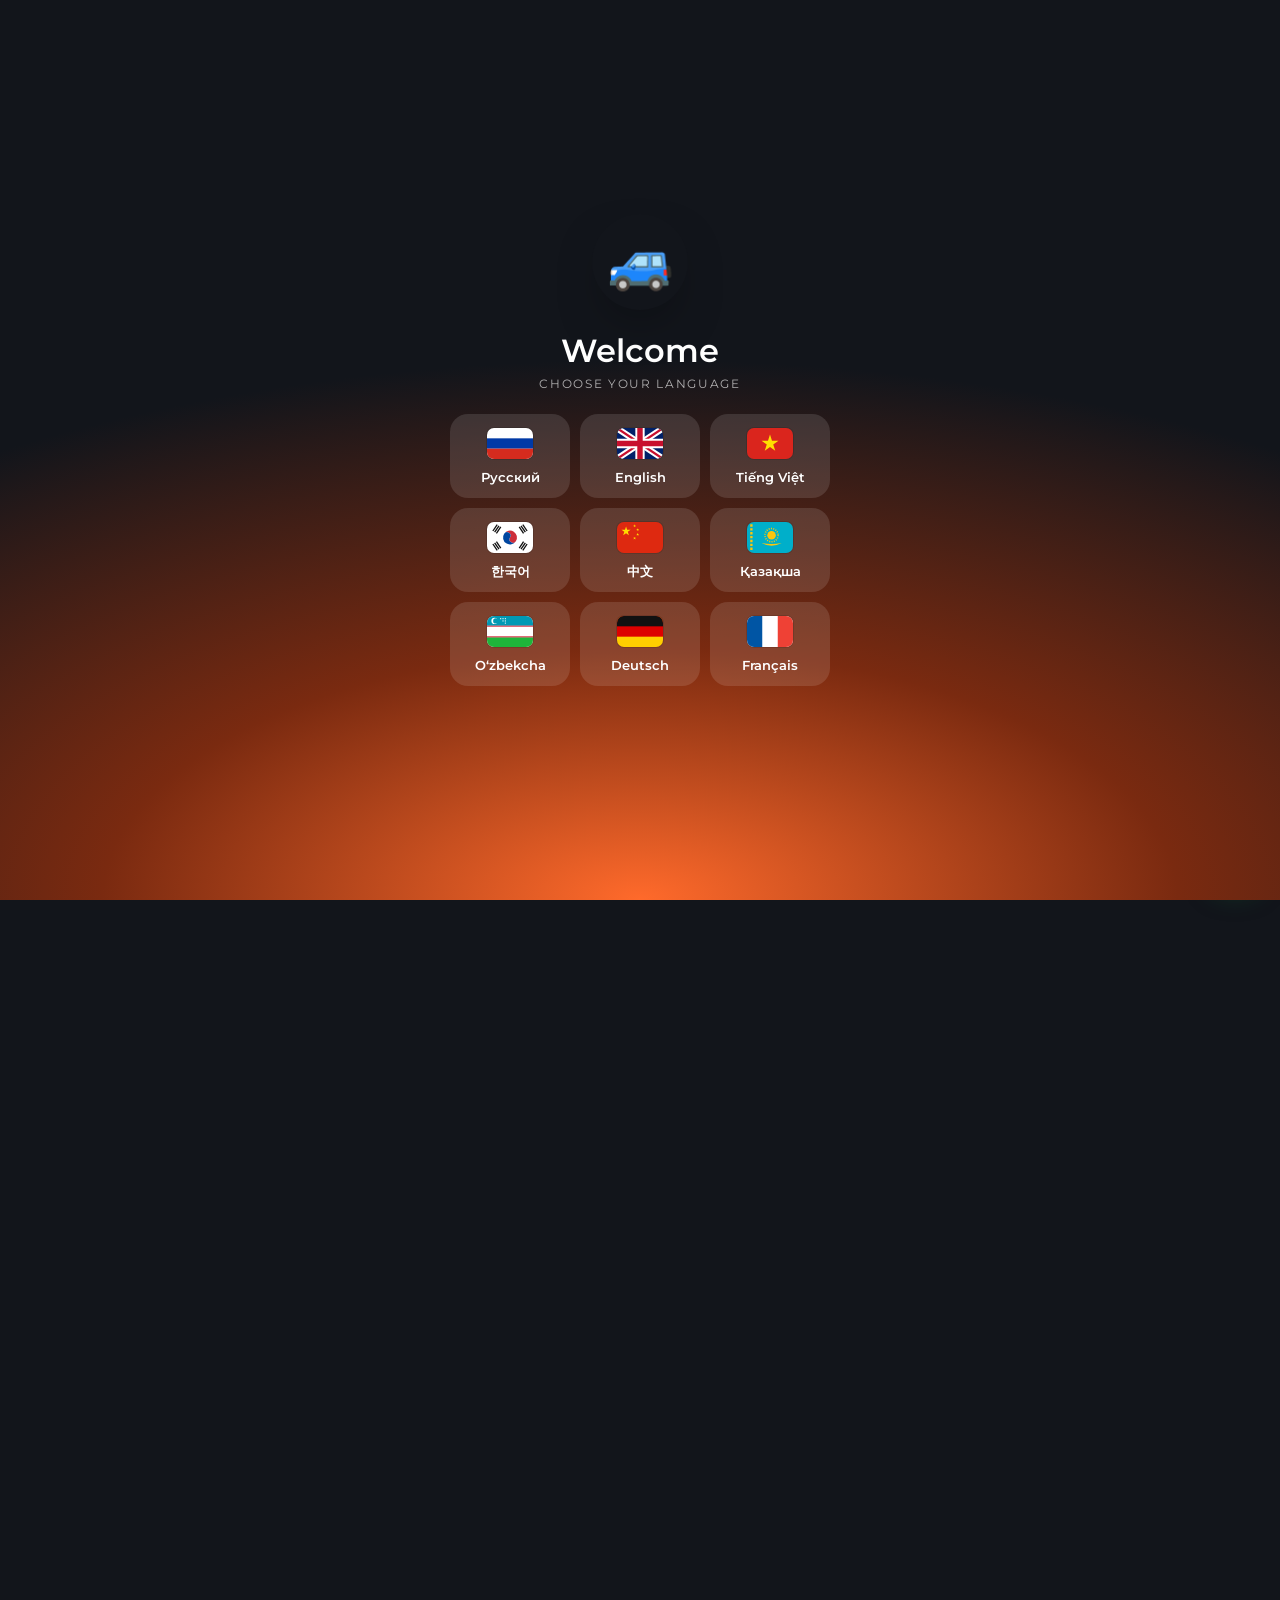
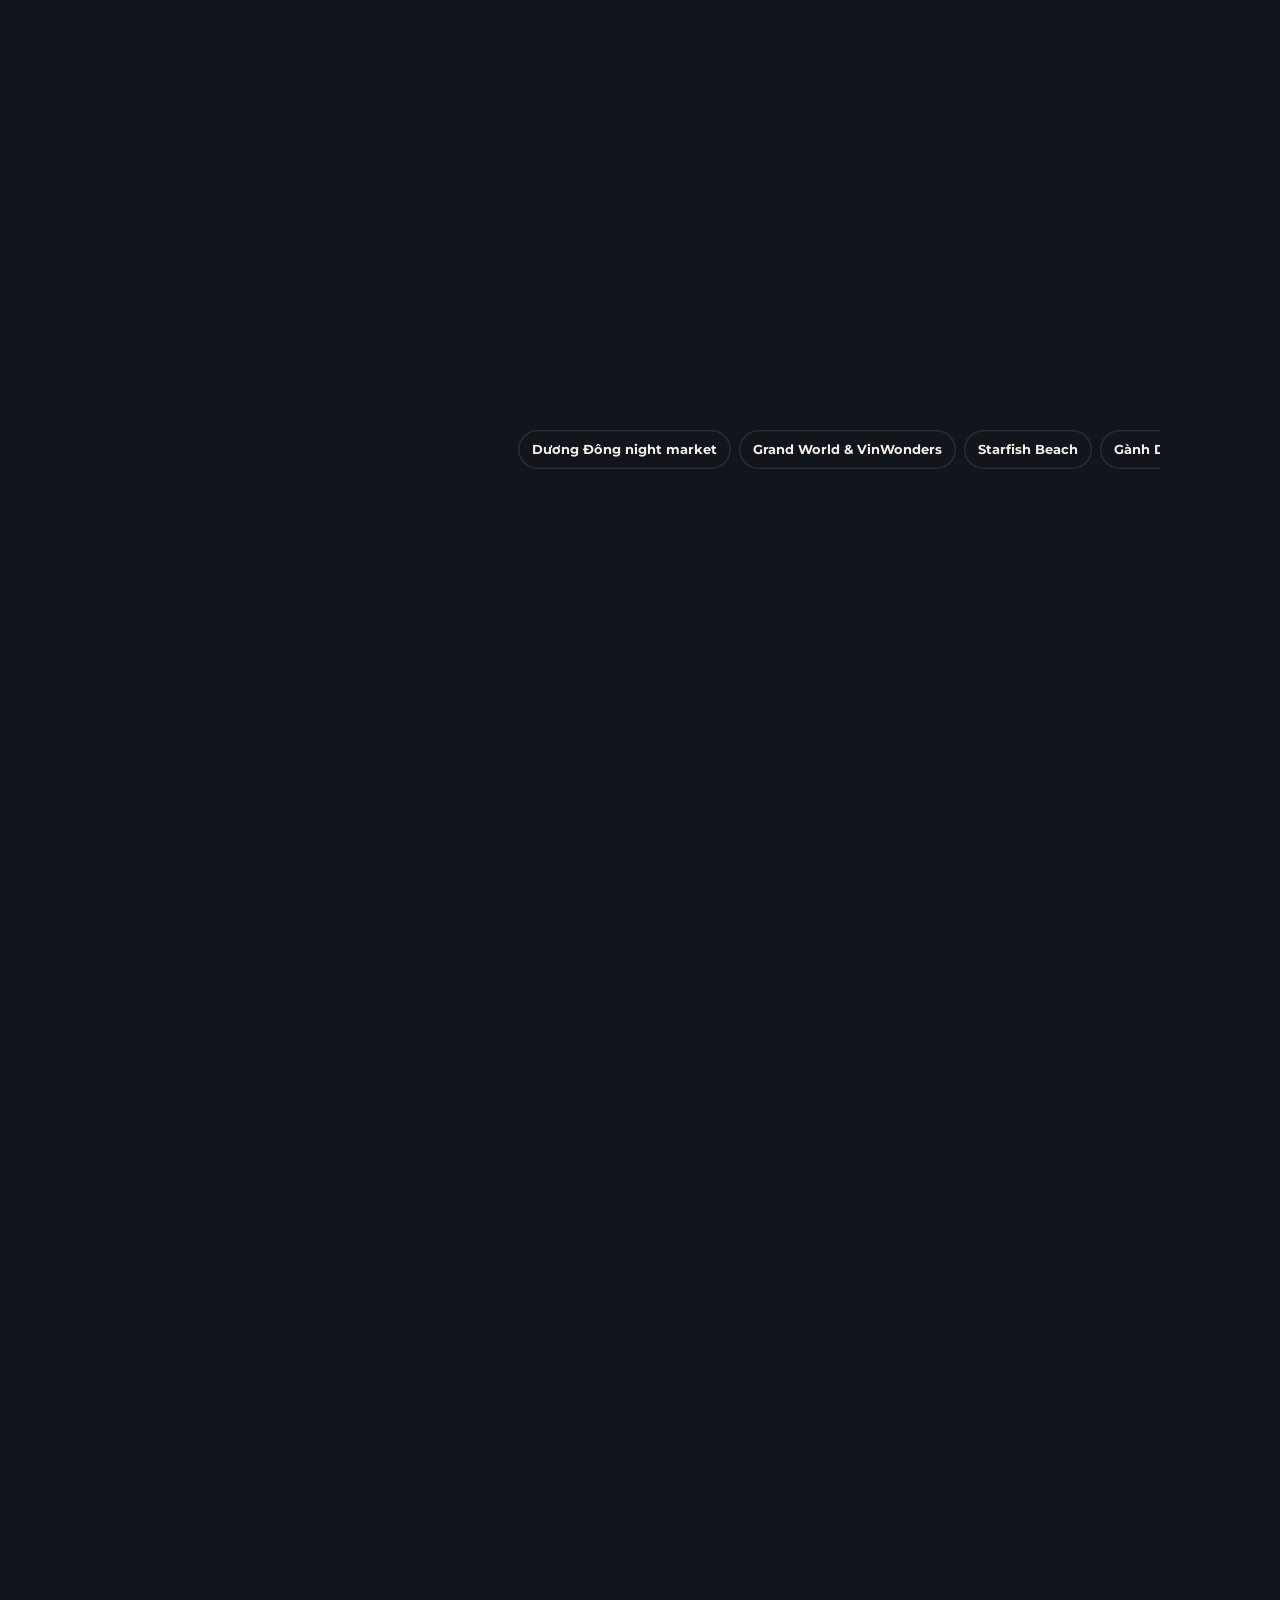
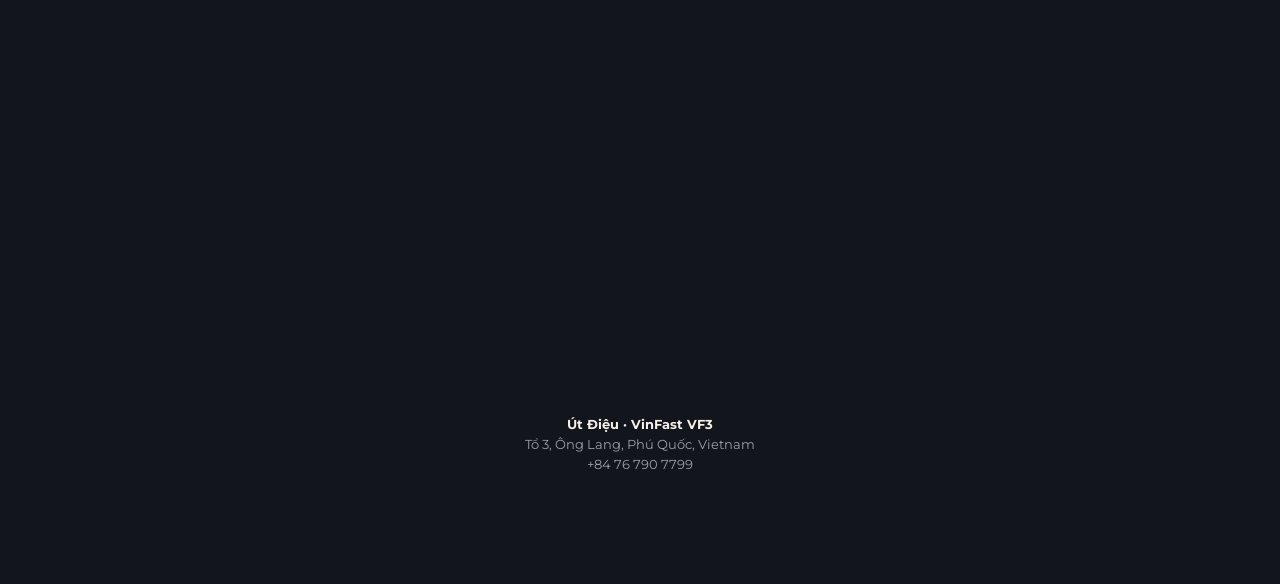
<file: car/index.html>
<!doctype html>
<html lang="en">
<head>
<meta charset="utf-8">
<meta name="viewport" content="width=device-width,initial-scale=1,viewport-fit=cover">
<title>VinFast VF3 rental — Phú Quốc</title>
<meta name="description" content="Self-drive VinFast VF3 rental in Ông Lang, Phú Quốc. Explore the island freely. Message us on WhatsApp.">
<meta property="og:type" content="website">
<meta property="og:url" content="https://damir1703.github.io/ut-dieu-spa/car/">
<meta property="og:title" content="VinFast VF3 self-drive rental — Phú Quốc">
<meta property="og:description" content="Electric VF3 without a driver in Ông Lang. Message us on WhatsApp.">
<meta property="og:image" content="https://damir1703.github.io/ut-dieu-spa/assets/img/og-car.jpg">
<meta property="og:image:width" content="1200"><meta property="og:image:height" content="630">
<meta name="twitter:card" content="summary_large_image">
<meta name="theme-color" content="#12151b">
<link rel="icon" href="../assets/img/logo-s.jpg">
<link rel="preconnect" href="https://fonts.googleapis.com"><link rel="preconnect" href="https://fonts.gstatic.com" crossorigin>
<link href="https://fonts.googleapis.com/css2?family=Montserrat:wght@400;600;800;900&display=swap" rel="stylesheet">
<link rel="stylesheet" href="../assets/shared.css?v=7">
<style>
:root{--bg:#12151b;--ink:#f3efe9;--muted:#9aa0ab;--acc:#ff6a2b;--acc-ink:#fff;--card:#1c2029;--line:rgba(255,255,255,.1);--hdr:rgba(18,21,27,.85);
--gate:radial-gradient(120% 80% at 50% 100%,#ff6a2b 0%,#7a2a10 35%,#12151b 75%);--gate-ink:#fff;--gate-card:rgba(255,255,255,.12);
--fd:Montserrat,system-ui,sans-serif;--fb:Montserrat,system-ui,sans-serif}
h1,h2,h3{font-weight:900;text-transform:uppercase;letter-spacing:-.01em}
.gate-logo{background:#12151b;display:grid;place-items:center;font-size:54px}
.hero{position:relative;min-height:100svh;display:flex;flex-direction:column;justify-content:flex-end;padding:90px 0 0;overflow:hidden;background:linear-gradient(180deg,#141b2e 0%,#3a2440 32%,#a8482a 60%,#f08a3c 76%,#ffc56e 86%)}
.hero .btn.ghost{background:rgba(18,21,27,.5);box-shadow:inset 0 0 0 1.5px rgba(255,255,255,.6)}
.sun{position:absolute;left:62%;top:11%;width:140px;height:140px;border-radius:50%;background:radial-gradient(#fff3c9,#ffc266 60%,rgba(255,194,102,0) 72%);animation:glow 5s ease-in-out infinite alternate}
@keyframes glow{to{transform:scale(1.12);opacity:.85}}
.hills{position:absolute;left:0;right:0;bottom:118px;width:100%;height:150px}
.hero .w{position:relative;z-index:2;padding-bottom:210px}
.hero .kick{color:#ffd08a}
.hero h1{font-size:clamp(38px,10.5vw,84px);margin:12px 0 14px;text-shadow:0 4px 30px rgba(0,0,0,.35)}
.hero h1 em{font-style:normal;color:var(--acc);-webkit-text-stroke:0}
.hero p{max-width:40ch;margin-bottom:22px;text-shadow:0 2px 14px rgba(0,0,0,.5)}
.road{position:absolute;left:0;right:0;bottom:0;height:120px;background:#12151b;z-index:1}
.road::before{content:"";position:absolute;left:0;right:0;top:56px;height:6px;background:repeating-linear-gradient(90deg,#f3efe9 0 46px,transparent 46px 92px);animation:dash .7s linear infinite}
@keyframes dash{to{background-position:-92px 0}}
.car{position:absolute;left:50%;bottom:52px;width:230px;margin-left:-115px;z-index:3;animation:bob .5s ease-in-out infinite alternate}
@keyframes bob{to{transform:translateY(-2px)}}
.wheel{animation:spin .7s linear infinite;transform-box:fill-box;transform-origin:center}
@keyframes spin{to{transform:rotate(360deg)}}
/* facts */
.facts{display:grid;grid-template-columns:1fr 1fr;gap:12px;margin-top:26px}
@media(min-width:760px){.facts{grid-template-columns:repeat(4,1fr)}}
.fact{background:var(--card);border-radius:22px;padding:20px 16px;box-shadow:inset 0 0 0 1px var(--line)}
.fact b{display:block;font-size:30px;font-weight:900;color:var(--acc);line-height:1.1}
.fact span{font-size:13px;color:var(--muted);font-weight:600}
/* photos */
.shots{display:flex;gap:12px;overflow-x:auto;scroll-snap-type:x mandatory;margin:22px -20px 0;padding:0 20px 6px;scrollbar-width:none}
.shots::-webkit-scrollbar{display:none}
.shots img{flex:none;height:230px;width:auto;aspect-ratio:4/3;object-fit:cover;border-radius:22px;scroll-snap-align:center;background:var(--card)}
.shots img.in-car{aspect-ratio:16/10;object-position:50% 100%}
@media(min-width:900px){.shots{display:grid;grid-template-columns:repeat(4,1fr);margin:26px 0 0;padding:0;overflow:visible}.shots img,.shots img.in-car{width:100%;height:auto;aspect-ratio:4/3}}
.credit{font-size:12px;color:var(--muted);margin-top:10px}
.credit a{text-decoration:underline}
/* island map */
.isl{display:grid;gap:18px;margin-top:26px}
.isl>*{min-width:0}
@media(min-width:820px){.isl{grid-template-columns:380px 1fr;align-items:center}}
.isl-map{background:radial-gradient(80% 70% at 50% 40%,#16405c,#0d2233);border-radius:32px;padding:14px}
.isl-map svg{height:min(62svh,500px);margin:0 auto;overflow:visible}
.land{fill:#2f7a57;stroke:#f0d9a3;stroke-width:4;stroke-linejoin:round}
.route{fill:none;stroke:#ff6a2b;stroke-width:3;stroke-linecap:round;stroke-dasharray:6 7;animation:dashr 1s linear infinite;transition:d .5s}
@keyframes dashr{to{stroke-dashoffset:-13}}
.pin{cursor:pointer}
.pin circle{fill:#fff;stroke:#12151b;stroke-width:2;transition:.3s}
.pin .halo{fill:rgba(255,255,255,.25);stroke:none;animation:pulse 2.4s infinite;transform-box:fill-box;transform-origin:center}
@keyframes pulse{50%{transform:scale(1.8);opacity:0}}
.pin.on circle:not(.halo){fill:#ff6a2b;r:8}
.pin.home circle:not(.halo){fill:#ffd08a}
.place{background:var(--card);border-radius:28px;padding:24px 20px;box-shadow:inset 0 0 0 1px var(--line);min-height:190px}
.place .km{display:inline-block;background:var(--acc);color:#fff;font-weight:800;font-size:13px;padding:5px 12px;border-radius:99px;margin-bottom:12px}
.place h3{font-size:26px;margin-bottom:8px}
.place p{color:var(--muted)}
.pchips{display:flex;gap:8px;overflow-x:auto;margin-top:14px;padding-bottom:4px;scrollbar-width:none}
.pchips::-webkit-scrollbar{display:none}
.pchips button{flex:none;padding:9px 14px;border-radius:99px;font-size:13px;font-weight:700;box-shadow:inset 0 0 0 1.5px var(--line)}
.pchips button.on{background:var(--acc);box-shadow:none}
/* planner */
.plan{background:linear-gradient(150deg,#ff6a2b,#c9431a);border-radius:32px;padding:26px 20px;margin-top:26px;color:#fff}
.plan-row{display:flex;align-items:center;justify-content:space-between;gap:12px;padding:14px 0;border-bottom:1px solid rgba(255,255,255,.25);font-weight:700}
.stepper{display:flex;align-items:center;gap:14px}
.stepper button{width:44px;height:44px;border-radius:50%;background:rgba(0,0,0,.22);font-size:24px;font-weight:800;line-height:1}
.stepper b{font-size:30px;font-weight:900;min-width:36px;text-align:center}
.plan input[type=date]{font:inherit;font-weight:700;color:#fff;background:rgba(0,0,0,.22);border:0;border-radius:14px;padding:11px 12px;color-scheme:dark;max-width:170px}
.plan .btn{width:100%;margin-top:20px;background:#12151b;color:#fff;box-shadow:none}
.plan small{display:block;margin-top:12px;opacity:.85;text-align:center}
</style>
</head>
<body>
<header class="hdr">
  <a class="brand" href="#top" style="font-weight:900;text-transform:uppercase;font-size:16px">VF3 <span style="color:var(--acc)">Phú Quốc</span></a>
  <button id="langBtn" class="lang-btn" aria-label="Language"></button>
</header>

<section class="hero" id="top">
  <div class="sun"></div>
  <svg class="hills" viewBox="0 0 400 150" preserveAspectRatio="none" aria-hidden="true"><path d="M0 150V90Q60 40 120 80T250 60T400 85V150Z" fill="#3b2a3a" opacity=".75"/><path d="M0 150V115Q80 80 160 110T320 100T400 112V150Z" fill="#1c1a24"/></svg>
  <div class="w">
    <div class="kick rv">Self-drive · Ông Lang · Phú Quốc</div>
    <h1 class="rv d1" data-i18n="hero_h"></h1>
    <p class="rv d2" data-i18n="hero_p"></p>
    <div class="rv d3" style="display:flex;flex-wrap:wrap;gap:12px">
      <a class="btn" href="#plan" data-i18n="hero_cta"></a>
      <a class="btn ghost" href="#island" data-i18n="isl_cta"></a>
    </div>
  </div>
  <div class="road"></div>
  <svg class="car" viewBox="0 0 230 120" aria-hidden="true">
    <path d="M22 86V52q0-8 8-10l22-4 14-24q3-6 10-6h84q8 0 10 8l8 26 22 6q8 2 8 10v28q0 6-6 6H28q-6 0-6-6Z" fill="#f6f4ef"/>
    <path d="M62 38l11-19q2-3 6-3h33v22Zm58-22h36q4 0 5 4l6 18h-47Z" fill="#1b2a44"/>
    <rect x="22" y="78" width="186" height="14" rx="4" fill="#2a2d35"/>
    <rect x="196" y="54" width="12" height="9" rx="3" fill="#ffd08a"/><rect x="22" y="56" width="8" height="10" rx="3" fill="#ff5a4d"/>
    <rect x="112" y="44" width="3" height="34" fill="#d9d6cf"/><rect x="128" y="52" width="14" height="4" rx="2" fill="#b9b6ae"/>
    <g class="wheel"><circle cx="66" cy="92" r="21" fill="#12151b"/><circle cx="66" cy="92" r="10" fill="#9aa0ab"/><path d="M66 82v20M56 92h20" stroke="#12151b" stroke-width="3"/></g>
    <g class="wheel"><circle cx="168" cy="92" r="21" fill="#12151b"/><circle cx="168" cy="92" r="10" fill="#9aa0ab"/><path d="M168 82v20M158 92h20" stroke="#12151b" stroke-width="3"/></g>
  </svg>
</section>

<section>
  <div class="w">
    <div class="kick rv">VinFast VF3</div>
    <h2 class="h2 rv" data-i18n="car_h"></h2>
    <p class="lead rv" data-i18n="car_p"></p>
    <div class="facts">
      <div class="fact rv"><b>⚡ 100%</b><span data-i18n="f1"></span></div>
      <div class="fact rv d1"><b>4</b><span data-i18n="f2"></span></div>
      <div class="fact rv d2"><b>~200 km</b><span data-i18n="f3"></span></div>
      <div class="fact rv d3"><b>3.2 m</b><span data-i18n="f4"></span></div>
    </div>
    <div class="shots rv">
      <img src="../assets/img/vf3-1.webp" alt="VinFast VF3 — front" loading="lazy" width="1280" height="960">
      <img src="../assets/img/vf3-4.webp" alt="VinFast VF3 — side" loading="lazy" width="1280" height="964">
      <img class="in-car" src="../assets/img/vf3-3.webp" alt="VinFast VF3 — interior" loading="lazy" width="1280" height="960">
      <img src="../assets/img/vf3-2.webp" alt="VinFast VF3 — rear" loading="lazy" width="1280" height="960">
    </div>
    <p class="credit rv"><span data-i18n="shot_note"></span> Photos: Ethan Llamas (<a href="https://creativecommons.org/licenses/by-sa/4.0/" target="_blank" rel="noopener">CC BY-SA 4.0</a>), Elmschrat (CC0) · <a href="https://commons.wikimedia.org/wiki/Category:VinFast_VF_3" target="_blank" rel="noopener">Wikimedia Commons</a></p>
  </div>
</section>

<section id="island" style="padding-top:10px">
  <div class="w">
    <div class="kick rv" data-i18n="isl_k"></div>
    <h2 class="h2 rv" data-i18n="isl_h"></h2>
    <p class="lead rv" data-i18n="isl_p"></p>
    <div class="isl">
      <div class="isl-map rv">
        <svg viewBox="0 0 200 320" id="isl" role="img" aria-label="Phú Quốc map">
          <path class="land" d="M70 20Q110 8 150 24Q172 40 166 80Q160 120 150 150Q146 200 136 250Q130 290 122 306Q112 300 110 270Q104 220 84 180Q60 150 50 110Q36 70 44 44Q52 26 70 20Z"/>
          <path class="route" id="route" d=""/>
          <g id="pins"></g>
        </svg>
      </div>
      <div>
        <div class="place rv d1" id="place"></div>
        <div class="pchips" id="pchips"></div>
      </div>
    </div>
  </div>
</section>

<section id="reviews" style="padding-top:20px"></section>

<section id="plan" style="padding-top:10px">
  <div class="w">
    <div class="kick rv" data-i18n="plan_k"></div>
    <h2 class="h2 rv" data-i18n="plan_h"></h2>
    <div class="plan rv">
      <div class="plan-row"><span data-i18n="days"></span><div class="stepper"><button id="minus" aria-label="-">−</button><b id="n">2</b><button id="plus" aria-label="+">+</button></div></div>
      <div class="plan-row"><span data-i18n="from_d"></span><input type="date" id="date"></div>
      <a class="btn" id="go" target="_blank" rel="noopener"></a>
      <small data-i18n="plan_note"></small>
    </div>
  </div>
</section>

<section id="cross" style="padding-top:20px"></section>
<footer><div class="w"><b>Út Điệu · VinFast VF3</b><br><span data-i18n="foot_addr"></span><br><a href="tel:+84767907799">+84 76 790 7799</a></div></footer>

<script>
/* Точки на карте: x,y — положение на схеме, km — примерное расстояние от Ông Lang. n/d — [ru,en,vi,ko,zh] */
const HOME=[61,132];
const PLACES=[
 {id:'dd',x:76,y:170,km:8,en:'Dương Đông night market',n:['Ночной рынок Зыонг Донг','Dương Đông night market','Chợ đêm Dương Đông','즈엉동 야시장','阳东夜市'],d:['Морепродукты, сувениры и закат у храма Динь Кау.','Seafood, souvenirs and sunset at Dinh Cậu temple.','Hải sản, quà lưu niệm và hoàng hôn ở Dinh Cậu.','해산물, 기념품, 그리고 딘꺼우 사원의 노을.','海鲜、纪念品，以及 Dinh Cậu 庙的日落。']},
 {id:'gw',x:57,y:82,km:17,en:'Grand World & VinWonders',n:['Grand World и VinWonders','Grand World & VinWonders','Grand World & VinWonders','그랜드월드 & 빈원더스','Grand World 与 VinWonders'],d:['Каналы, вечерние шоу и большой парк развлечений.','Canals, evening shows and a huge theme park.','Kênh đào, show buổi tối và công viên giải trí lớn.','운하, 저녁 공연, 대형 테마파크.','运河、夜间表演和大型主题乐园。']},
 {id:'rv',x:98,y:20,km:20,en:'Starfish Beach (Rạch Vẹm)',n:['Пляж морских звёзд','Starfish Beach','Bãi Sao Biển Rạch Vẹm','불가사리 해변','海星沙滩'],d:['Тихое мелководье на севере острова и рестораны на сваях.','Calm shallows in the north and restaurants on stilts.','Vùng nước nông yên bình phía bắc đảo và nhà hàng trên biển.','섬 북쪽의 잔잔한 얕은 바다와 수상 식당.','岛北部宁静的浅滩和水上餐厅。']},
 {id:'gd',x:47,y:50,km:22,en:'Gành Dầu cape',n:['Мыс Гань Зау','Gành Dầu cape','Mũi Gành Dầu','간저우 곶','Gành Dầu 海角'],d:['Северо-западный край острова, виды на море и дикие пляжи.','The north-west tip: sea views and wild beaches.','Cực tây bắc của đảo, cảnh biển và bãi hoang sơ.','섬의 북서쪽 끝, 바다 전망과 한적한 해변.','岛的西北角，海景与原始沙滩。']},
 {id:'hq',x:144,y:214,km:33,en:'Hộ Quốc pagoda',n:['Пагода Хо Куок','Hộ Quốc pagoda','Chùa Hộ Quốc','호꾸옥 사원','护国寺'],d:['Самый большой храм острова на склоне над морем.','The largest temple on the island, on a hillside above the sea.','Ngôi chùa lớn nhất đảo, tựa núi hướng biển.','바다를 내려다보는 언덕 위, 섬에서 가장 큰 사원.','岛上最大的寺庙，依山面海。']},
 {id:'sao',x:134,y:250,km:35,en:'Sao Beach',n:['Пляж Сао','Sao Beach','Bãi Sao','사오 비치','星星沙滩'],d:['Белый песок и бирюзовая вода — самый открыточный пляж.','White sand and turquoise water — the postcard beach.','Cát trắng, nước xanh ngọc — bãi biển đẹp như bưu thiếp.','하얀 모래와 에메랄드빛 바다, 엽서 같은 해변.','白沙与碧海，明信片般的海滩。']},
 {id:'ht',x:121,y:298,km:38,en:'Hòn Thơm cable car',n:['Канатная дорога на Хон Том','Hòn Thơm cable car','Cáp treo Hòn Thơm','혼텀 케이블카','香岛跨海缆车'],d:['Одна из самых длинных канатных дорог над морем и Sunset Town.','One of the longest sea-crossing cable cars, plus Sunset Town.','Một trong những tuyến cáp treo vượt biển dài nhất, cùng Thị trấn Hoàng Hôn.','세계 최장급 해상 케이블카와 선셋 타운.','世界最长的跨海缆车之一，还有日落小镇。']},
];
const PX={
 dd:[['Зыонг Донг түнгі базары','Zyong Dong tungi bozori','Nachtmarkt Dương Đông','Marché de nuit de Dương Đông'],['Теңіз өнімдері, кәдесыйлар және Динь Кау ғибадатханасындағы күн батуы.','Dengiz mahsulotlari, suvenirlar va Din Kau ibodatxonasida quyosh botishi.','Meeresfrüchte, Souvenirs und Sonnenuntergang am Dinh-Cậu-Tempel.','Fruits de mer, souvenirs et coucher de soleil au temple Dinh Cậu.']],
 gw:[['Grand World және VinWonders','Grand World va VinWonders','Grand World & VinWonders','Grand World & VinWonders'],['Каналдар, кешкі шоулар және үлкен ойын-сауық паркі.','Kanallar, kechki shoular va katta ko‘ngilochar park.','Kanäle, Abendshows und ein großer Freizeitpark.','Canaux, spectacles du soir et grand parc d’attractions.']],
 rv:[['Теңіз жұлдыздары жағажайы','Dengiz yulduzlari plyaji','Seestern-Strand','Plage des étoiles de mer'],['Аралдың солтүстігіндегі тыныш таяз су және су үстіндегі мейрамханалар.','Orol shimolidagi sokin sayoz suv va suv ustidagi restoranlar.','Ruhiges Flachwasser im Norden und Restaurants auf Stelzen.','Eaux calmes et peu profondes au nord, restaurants sur pilotis.']],
 gd:[['Гань Зау мүйісі','Gan Zau burni','Kap Gành Dầu','Cap Gành Dầu'],['Аралдың солтүстік-батыс шеті: теңіз көрінісі және жабайы жағажайлар.','Orolning shimoli-g‘arbiy chekkasi: dengiz manzarasi va yovvoyi plyajlar.','Die Nordwestspitze: Meerblick und wilde Strände.','La pointe nord-ouest : vue sur la mer et plages sauvages.']],
 hq:[['Хо Куок пагодасы','Xo Kuok pagodasi','Hộ-Quốc-Pagode','Pagode Hộ Quốc'],['Теңіз үстіндегі беткейде орналасқан аралдағы ең үлкен ғибадатхана.','Dengiz ustidagi yonbag‘irda joylashgan oroldagi eng katta ibodatxona.','Der größte Tempel der Insel, am Hang über dem Meer.','Le plus grand temple de l’île, à flanc de colline au-dessus de la mer.']],
 sao:[['Сао жағажайы','Sao plyaji','Sao Beach','Plage de Sao'],['Ақ құм мен көгілдір су — ашықхаттағыдай жағажай.','Oq qum va firuza suv — otkritkadagidek plyaj.','Weißer Sand und türkisfarbenes Wasser – der Postkartenstrand.','Sable blanc et eau turquoise — la plage de carte postale.']],
 ht:[['Хон Том аспалы жолы','Xon Tom kanat yo‘li','Seilbahn Hòn Thơm','Téléphérique de Hòn Thơm'],['Теңіз үстіндегі ең ұзын аспалы жолдардың бірі және Sunset Town.','Dengiz ustidagi eng uzun kanat yo‘llaridan biri va Sunset Town.','Eine der längsten Seilbahnen über das Meer, dazu Sunset Town.','L’un des plus longs téléphériques au-dessus de la mer, et Sunset Town.']],
};
PLACES.forEach(p=>{p.n.push(...PX[p.id][0]);p.d.push(...PX[p.id][1]);});
/* тексты сообщения в WhatsApp: [ru,en,vi,ko,zh,kk,uz,de,fr] */
const M = {
  hi:['Здравствуйте! Хочу арендовать VinFast VF3 (без водителя).','Hello! I\'d like to rent a VinFast VF3 (self-drive).','Xin chào! Tôi muốn thuê xe VinFast VF3 (tự lái).','안녕하세요! VinFast VF3를 렌트하고 싶어요 (셀프 드라이브).','您好！我想租 VinFast VF3（自驾）。','Сәлеметсіз бе! VinFast VF3 жалға алғым келеді (жүргізушісіз).','Assalomu alaykum! VinFast VF3 ijaraga olmoqchiman (haydovchisiz).','Hallo! Ich möchte einen VinFast VF3 mieten (Selbstfahrer).','Bonjour ! Je souhaite louer une VinFast VF3 (sans chauffeur).'],
  days:['Дней','Days','Số ngày','대여 일수','天数','Күн саны','Kunlar','Tage','Jours'],
  start:['Дата начала','Start date','Ngày bắt đầu','시작일','开始日期','Басталу күні','Boshlanish sanasi','Startdatum','Date de début'],
  tba:['по договорённости','to be agreed','thỏa thuận sau','협의','待定','келісім бойынша','kelishiladi','nach Absprache','à convenir'],
  visit:['Хочу съездить','I want to visit','Tôi muốn đi','가고 싶은 곳','我想去','Барғым келетін жер','Bormoqchiman','Ich möchte besuchen','Je veux visiter'],
  ask:['Какая цена и условия?','What are the price and conditions?','Giá và điều kiện thế nào?','가격과 조건이 어떻게 되나요?','价格和条件是怎样的？','Бағасы мен шарттары қандай?','Narxi va shartlari qanday?','Wie sind Preis und Bedingungen?','Quels sont le prix et les conditions ?'],
};
window.SITE={
 id:'car', root:'../', hello:"Hello! I'd like to rent a VinFast VF3. What are the price and conditions?", helloL:M.hi.map((x,i)=>x+' '+M.ask[i]),
 gateLogo:'<div class="gate-logo">🚙</div>',
 audio:{drone:[98,146.83],scale:[196,220,293.66,329.63,392,440],gap:[1100,2600]},
 reviews:[
  {n:'Елена Л.',l:'ru',t:'Арендовали электрокар VF3 в данной компании. … порадовал своей мобильностью, габаритами, ёмкостью батареи (хватало на весь день), наличием кондиционера.'},
  {n:'Afnan A.',l:'en',t:'Was super easy to rent a car from them the process was smooth and easy and prices were pretty good for the area.'}
 ],
 dict:{
  shot_note:['Реальные фото модели VF3. Цвет автомобиля может отличаться.','Real photos of the VF3. Your car’s colour may differ.','Ảnh thực tế của VF3. Màu xe có thể khác.','실제 VF3 사진입니다. 차량 색상은 다를 수 있습니다.','VF3 实拍照片，车辆颜色可能不同。'],
  title:['Аренда VinFast VF3 на Фукоке — без водителя','VinFast VF3 self-drive rental — Phú Quốc','Thuê xe tự lái VinFast VF3 — Phú Quốc','푸꾸옥 VinFast VF3 셀프 드라이브 렌트','富国岛 VinFast VF3 自驾租车'],
  hero_h:['Весь Фукок — <em>за вашим рулём</em>','All of Phú Quốc — <em>you drive</em>','Cả Phú Quốc — <em>bạn cầm lái</em>','푸꾸옥 전체를 — <em>직접 운전으로</em>','整个富国岛 — <em>由你驾驶</em>'],
  hero_p:['Электромобиль VinFast VF3 без водителя. Пляжи, рынки и закаты в своём ритме.','A self-drive VinFast VF3 electric car. Beaches, markets and sunsets at your own pace.','Xe điện VinFast VF3 tự lái. Bãi biển, chợ đêm và hoàng hôn theo nhịp của bạn.','VinFast VF3 전기차 셀프 드라이브. 해변과 시장, 노을을 내 속도로.','VinFast VF3 电动车自驾。按自己的节奏去海滩、夜市和看日落。'],
  hero_cta:['Узнать цену','Get the price','Hỏi giá','가격 문의','询价'],
  isl_cta:['Куда поехать','Where to go','Đi đâu','어디로 갈까','去哪里'],
  car_h:['Маленький, зато везде проедет','Small, and it goes everywhere','Nhỏ gọn, đi đâu cũng được','작지만 어디든 갑니다','小巧灵活，哪里都能去'],
  car_p:['Компактный электрический внедорожник: тихий, с кондиционером и местом для пляжной сумки.','A compact electric mini-SUV: quiet, air-conditioned, with room for the beach bag.','Mini SUV điện nhỏ gọn: êm, có máy lạnh, đủ chỗ cho túi đồ đi biển.','컴팩트한 전기 미니 SUV. 조용하고, 에어컨이 있고, 비치백도 넉넉히 실려요.','紧凑型电动小 SUV：安静、有空调，放得下沙滩包。'],
  f1:['электромобиль','electric','xe điện','전기차','纯电动'], f2:['места','seats','chỗ ngồi','인승','座'],
  f3:['на одном заряде','on one charge','mỗi lần sạc','1회 충전 주행','单次充电续航'], f4:['длина — легко парковаться','long — easy to park','chiều dài — dễ đỗ xe','전장 — 주차가 쉬워요','车长 — 停车方便'],
  isl_k:['Маршруты','Routes','Lộ trình','추천 코스','路线'],
  isl_h:['Куда поехать с Онг Ланга','Where to go from Ông Lang','Đi đâu từ Ông Lang','옹랑에서 떠나는 드라이브','从 Ông Lang 出发去哪里'],
  isl_p:['Нажмите на точку на карте.','Tap a point on the map.','Chạm vào một điểm trên bản đồ.','지도의 지점을 눌러 보세요.','点击地图上的地点。'],
  km_from:['≈ {km} км от нас','≈ {km} km from us','cách chúng tôi ≈ {km} km','약 {km}km 거리','距我们约 {km} 公里'],
  plan_k:['Заявка','Request','Yêu cầu','문의','预订'],
  plan_h:['Когда вам нужна машина?','When do you need the car?','Bạn cần xe khi nào?','언제 차가 필요하세요?','您什么时候用车？'],
  days:['Сколько дней','How many days','Số ngày','대여 일수','租几天'],
  from_d:['С какого числа','Starting from','Từ ngày','시작일','开始日期'],
  send:['Узнать цену в WhatsApp','Get the price on WhatsApp','Hỏi giá qua WhatsApp','WhatsApp으로 가격 문의','WhatsApp 询价'],
  plan_note:['Цену, условия и наличие машины на ваши даты подтвердим в чате.','We will confirm the price, conditions and availability in the chat.','Chúng tôi sẽ xác nhận giá, điều kiện và xe trống qua tin nhắn.','가격, 조건, 예약 가능 여부를 채팅으로 안내해 드려요.','价格、条件及车辆是否可租，我们会在聊天中确认。'],
 },
 extra:{
  shot_note:['VF3 үлгісінің нақты фотолары. Көлік түсі өзгеше болуы мүмкін.','VF3 ning haqiqiy suratlari. Mashina rangi boshqacha bo‘lishi mumkin.','Echte Fotos des VF3. Die Wagenfarbe kann abweichen.','Photos réelles du VF3. La couleur peut varier.'],
  title:['Фукуокта VinFast VF3 жалға алу — жүргізушісіз','Fukuokda VinFast VF3 ijarasi — haydovchisiz','VinFast VF3 mieten auf Phú Quốc — Selbstfahrer','Location VinFast VF3 à Phú Quốc — sans chauffeur'],
  hero_h:['Бүкіл Фукуок — <em>рөл сізде</em>','Butun Fukuok — <em>rul sizda</em>','Ganz Phú Quốc — <em>Sie fahren</em>','Tout Phú Quốc — <em>au volant</em>'],
  hero_p:['Жүргізушісіз VinFast VF3 электромобилі. Жағажайлар, базарлар мен күн батуы — өз ырғағыңызда.','Haydovchisiz VinFast VF3 elektromobili. Plyajlar, bozorlar va quyosh botishi — o‘z ritmingizda.','VinFast VF3 Elektroauto zum Selbstfahren. Strände, Märkte und Sonnenuntergänge im eigenen Tempo.','Une VinFast VF3 électrique sans chauffeur. Plages, marchés et couchers de soleil à votre rythme.'],
  hero_cta:['Бағасын білу','Narxini bilish','Preis anfragen','Demander le prix'],
  isl_cta:['Қайда бару керек','Qayerga borish','Wohin fahren','Où aller'],
  car_h:['Кішкентай, бірақ барлық жерге жетеді','Kichkina, lekin hamma joyga boradi','Klein, aber kommt überall hin','Petite, mais elle passe partout'],
  car_p:['Ықшам электр жол талғамайтын көлік: тыныш, кондиционері бар, жағажай сөмкесіне орын жетеді.','Ixcham elektr krossover: sokin, konditsionerli, plyaj sumkasi uchun joy bor.','Kompakter Elektro-Mini-SUV: leise, klimatisiert, mit Platz für die Strandtasche.','Un mini-SUV électrique compact : silencieux, climatisé, avec de la place pour le sac de plage.'],
  f1:['электромобиль','elektromobil','elektrisch','électrique'], f2:['орын','o‘rin','Sitze','places'],
  f3:['бір зарядпен','bir zaryadda','pro Ladung','par charge'], f4:['ұзындығы — қою оңай','uzunligi — to‘xtatish oson','lang — leicht zu parken','de long — facile à garer'],
  isl_k:['Бағыттар','Yo‘nalishlar','Routen','Itinéraires'],
  isl_h:['Онг Лангтан қайда баруға болады','Ong Langdan qayerga borish mumkin','Wohin ab Ông Lang','Où aller depuis Ông Lang'],
  isl_p:['Картадағы нүктені басыңыз.','Xaritadagi nuqtani bosing.','Tippen Sie auf einen Punkt der Karte.','Touchez un point sur la carte.'],
  km_from:['бізден ≈ {km} км','bizdan ≈ {km} km','≈ {km} km von uns','à ≈ {km} km de chez nous'],
  plan_k:['Өтінім','Buyurtma','Anfrage','Demande'],
  plan_h:['Көлік қашан керек?','Mashina qachon kerak?','Wann brauchen Sie das Auto?','Quand avez-vous besoin de la voiture ?'],
  days:['Неше күн','Necha kun','Wie viele Tage','Combien de jours'],
  from_d:['Қай күннен','Qaysi kundan','Ab wann','À partir du'],
  send:['Бағасын WhatsApp-та білу','Narxini WhatsAppda bilish','Preis per WhatsApp anfragen','Demander le prix sur WhatsApp'],
  plan_note:['Баға, шарттар және көліктің бос болуын чатта растаймыз.','Narx, shartlar va mashina bo‘shligini chatda tasdiqlaymiz.','Preis, Bedingungen und Verfügbarkeit bestätigen wir im Chat.','Nous confirmons le prix, les conditions et la disponibilité dans le chat.'],
 },
 onLang(){ render(); }
};
const $=(s)=>document.querySelector(s); let cur='sao', days=2;
function render(){
  const p=PLACES.find(x=>x.id===cur), mx=(HOME[0]+p.x)/2+(p.y-HOME[1])*.18, my=(HOME[1]+p.y)/2-(p.x-HOME[0])*.18;
  $('#pins').innerHTML=`<g class="pin home"><circle cx="${HOME[0]}" cy="${HOME[1]}" r="7"/><text x="${HOME[0]-10}" y="${HOME[1]+4}" text-anchor="end" font-size="10" font-weight="800" fill="#ffd08a">Ông Lang</text></g>`+
    PLACES.map(q=>`<g class="pin${q.id===cur?' on':''}" data-p="${q.id}"><circle class="halo" cx="${q.x}" cy="${q.y}" r="9"/><circle cx="${q.x}" cy="${q.y}" r="6"/><circle cx="${q.x}" cy="${q.y}" r="16" style="fill:transparent;stroke:none"/></g>`).join('');
  $('#route').setAttribute('d',`M${HOME[0]} ${HOME[1]}Q${mx} ${my} ${p.x} ${p.y}`);
  $('#place').innerHTML=`<span class="km">${UD.t('km_from').replace('{km}',p.km)}</span><h3>${UD.pick(p.n)}</h3><p>${UD.pick(p.d)}</p>`;
  $('#pchips').innerHTML=PLACES.map(q=>`<button data-p="${q.id}" class="${q.id===cur?'on':''}">${UD.pick(q.n)}</button>`).join('');
  $('#n').textContent=days;
  const d=$('#date').value;
  $('#go').innerHTML=UD.WA_ICON+`<span>${UD.t('send')}</span>`;
  const ml=(k,en)=>en?M[k][1]:UD.pick(M[k]), mk=(en)=>`${ml('hi',en)}\n${ml('days',en)}: ${days}\n${ml('start',en)}: ${d||ml('tba',en)}\n${ml('visit',en)}: ${en?p.en:UD.pick(p.n)}\n${ml('ask',en)}`;
  $('#go').href=UD.wa(mk(1), mk(0));
}
document.addEventListener('click',(e)=>{ const p=e.target.closest('[data-p]'); if(p){cur=p.dataset.p;render();}
  if(e.target.id==='plus'){days=Math.min(30,days+1);render();} if(e.target.id==='minus'){days=Math.max(1,days-1);render();} });
$('#date').min=new Date().toISOString().slice(0,10); $('#date').addEventListener('change',render);
</script>
<script src="../assets/shared.js?v=7"></script>
</body>
</html>
</file>
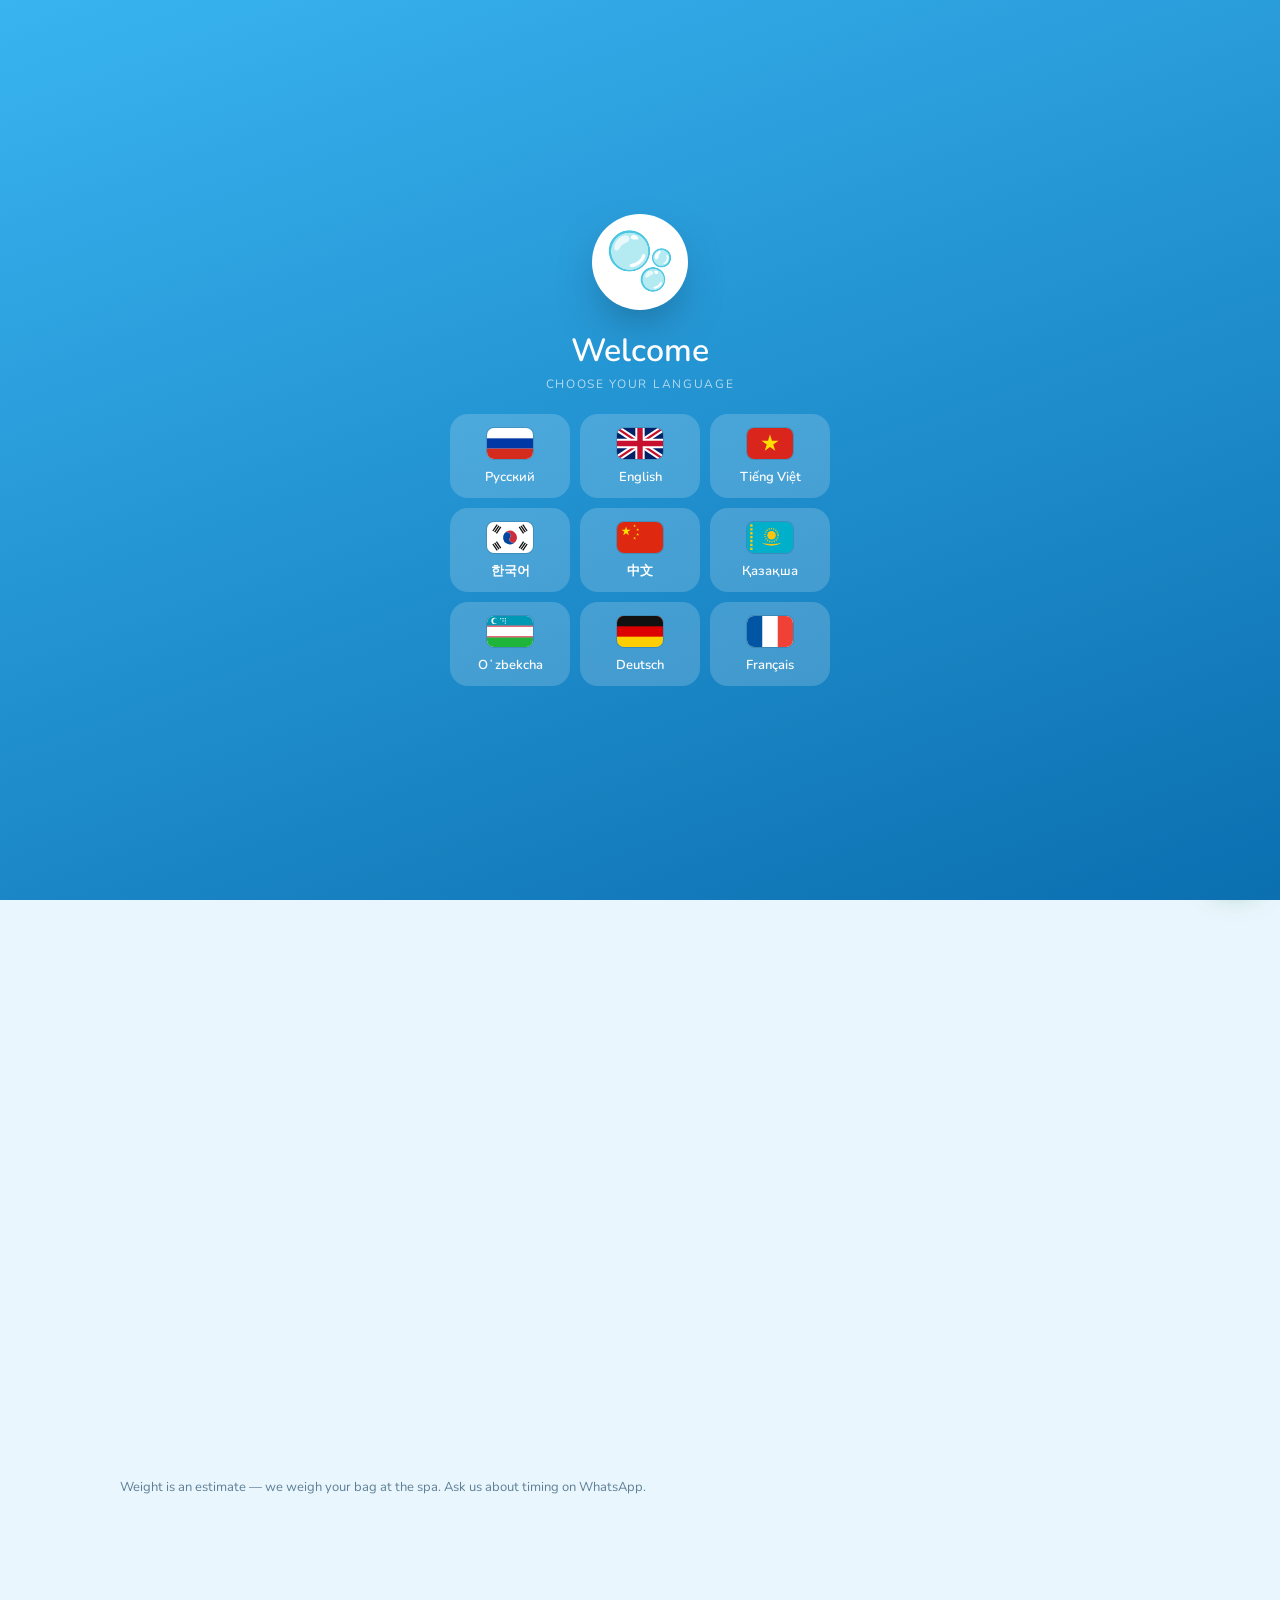
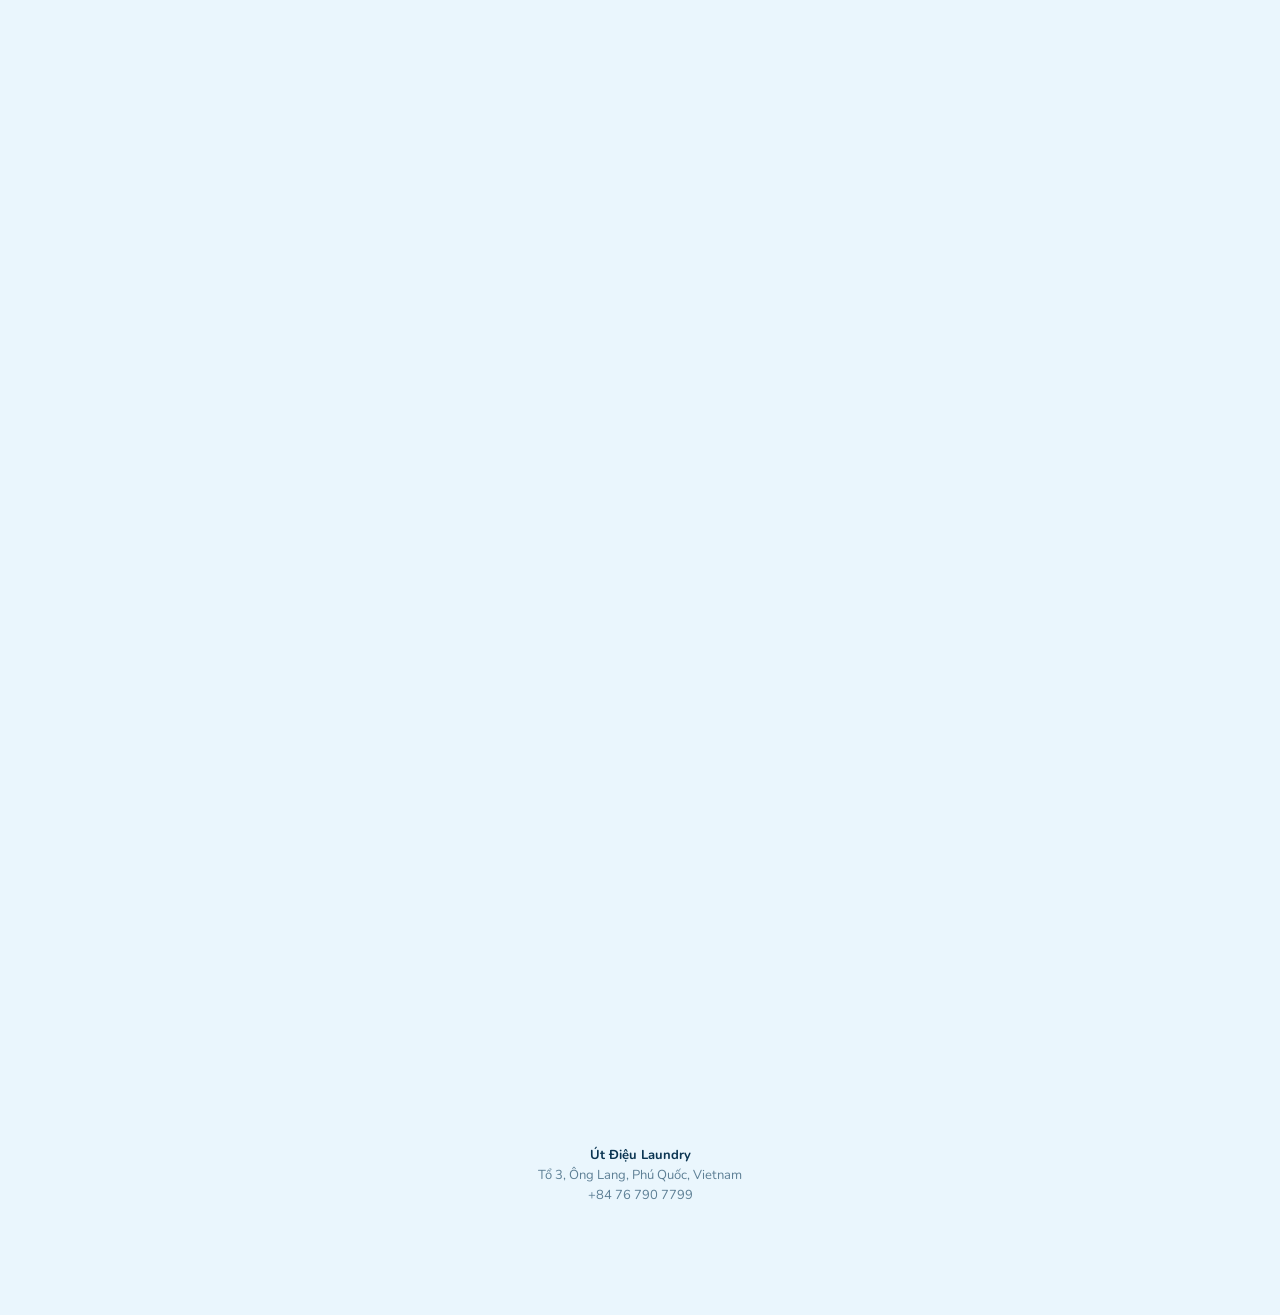
<file: laundry/index.html>
<!doctype html>
<html lang="en">
<head>
<meta charset="utf-8">
<meta name="viewport" content="width=device-width,initial-scale=1,viewport-fit=cover">
<title>Út Điệu Laundry — Phú Quốc</title>
<meta name="description" content="Laundry in Ông Lang, Phú Quốc — wash & dry, 30.000 ₫ per kg. Message us on WhatsApp.">
<meta property="og:type" content="website">
<meta property="og:url" content="https://damir1703.github.io/ut-dieu-spa/laundry/">
<meta property="og:title" content="Út Điệu Laundry — Phú Quốc">
<meta property="og:description" content="Wash & dry, 30.000 ₫ per kg, Ông Lang. Message us on WhatsApp.">
<meta property="og:image" content="https://damir1703.github.io/ut-dieu-spa/assets/img/og-laundry.jpg">
<meta property="og:image:width" content="1200"><meta property="og:image:height" content="630">
<meta name="twitter:card" content="summary_large_image">
<meta name="theme-color" content="#eaf6fd">
<link rel="icon" href="../assets/img/logo-s.jpg">
<link rel="preconnect" href="https://fonts.googleapis.com"><link rel="preconnect" href="https://fonts.gstatic.com" crossorigin>
<link href="https://fonts.googleapis.com/css2?family=Nunito:wght@400;600;800;900&display=swap" rel="stylesheet">
<link rel="stylesheet" href="../assets/shared.css?v=7">
<style>
:root{--bg:#eaf6fd;--ink:#0b3552;--muted:#5d7f95;--acc:#0e8fd6;--acc-ink:#fff;--card:#fff;--line:rgba(11,53,82,.1);--hdr:rgba(234,246,253,.85);
--gate:linear-gradient(160deg,#39b4f0,#0b6fb0);--gate-ink:#fff;--gate-card:rgba(255,255,255,.18);
--fd:Nunito,system-ui,sans-serif;--fb:Nunito,system-ui,sans-serif}
h1,h2,h3{font-weight:900;letter-spacing:-.02em}
.gate-logo{background:#fff;display:grid;place-items:center;font-size:56px}
/* bubbles */
.bubbles{position:absolute;inset:0;overflow:hidden;pointer-events:none}
.bubbles i{position:absolute;bottom:-80px;border-radius:50%;background:radial-gradient(circle at 30% 30%,rgba(255,255,255,.95),rgba(255,255,255,.15) 60%,rgba(14,143,214,.12));box-shadow:inset 0 0 0 1px rgba(255,255,255,.7);animation:float linear infinite}
@keyframes float{to{transform:translateY(-120svh) translateX(30px) rotate(40deg)}}
.hero{position:relative;min-height:100svh;display:flex;align-items:center;padding:90px 0 80px;background:linear-gradient(180deg,#cdeafb,#eaf6fd)}
.hero .w{position:relative;display:grid;gap:26px;align-items:center}
@media(min-width:820px){.hero .w{grid-template-columns:1.1fr .9fr}}
.hero h1{font-size:clamp(40px,10vw,76px);margin:12px 0 14px}
.hero h1 em{font-style:normal;color:var(--acc)}
.price{display:inline-flex;align-items:baseline;gap:8px;background:#fff;border-radius:22px;padding:12px 20px;margin:20px 0 22px;box-shadow:0 14px 34px -18px rgba(11,90,150,.5)}
.price b{font-size:38px;font-weight:900;color:var(--acc);line-height:1}
.price span{font-weight:800;color:var(--muted)}
.price small{display:block;font-size:12px;color:var(--muted)}
/* washing machine */
.wm{width:min(70vw,300px);margin:0 auto;filter:drop-shadow(0 30px 40px rgba(11,90,150,.25))}
.drum{transform-origin:150px 205px;animation:spin 5s linear infinite}
@keyframes spin{to{transform:rotate(360deg)}}
.water{animation:slosh 2.4s ease-in-out infinite alternate;transform-origin:150px 205px}
@keyframes slosh{from{transform:rotate(-7deg)}to{transform:rotate(7deg)}}
/* calc */
.calc{background:var(--card);border-radius:32px;padding:24px 20px;margin-top:26px;box-shadow:0 30px 60px -40px rgba(11,90,150,.5)}
.items{display:grid;grid-template-columns:repeat(5,1fr);gap:8px}
.items button{position:relative;display:flex;flex-direction:column;align-items:center;gap:2px;padding:12px 2px 8px;border-radius:18px;background:var(--bg);font-size:11px;font-weight:800;color:var(--muted);transition:transform .2s}
.items button:active{transform:scale(.9)}
.items span{font-size:30px;line-height:1.1}
.items em{position:absolute;top:-6px;right:-4px;min-width:22px;height:22px;border-radius:11px;background:var(--acc);color:#fff;font-style:normal;font-size:12px;display:grid;place-items:center;padding:0 5px;transform:scale(0);transition:transform .3s cubic-bezier(.3,1.6,.5,1)}
.items em.on{transform:scale(1)}
.out{display:flex;align-items:flex-end;justify-content:space-between;gap:12px;margin:24px 0 8px}
.out .kg{font-size:20px;font-weight:800;color:var(--muted)}
.out .sum{text-align:right}
.out .sum b{display:block;font-size:clamp(34px,10vw,48px);font-weight:900;line-height:1}
.out .sum small{color:var(--muted);font-weight:600}
input[type=range]{-webkit-appearance:none;appearance:none;width:100%;height:12px;border-radius:6px;background:linear-gradient(90deg,var(--acc) var(--f,20%),#d5ebf8 var(--f,20%));outline:0;margin:10px 0 20px}
input[type=range]::-webkit-slider-thumb{-webkit-appearance:none;width:32px;height:32px;border-radius:50%;background:#fff;box-shadow:0 0 0 4px var(--acc),0 8px 16px -4px rgba(11,90,150,.6);cursor:grab}
input[type=range]::-moz-range-thumb{width:28px;height:28px;border-radius:50%;background:#fff;border:4px solid var(--acc)}
.calc .btn{width:100%}
.reset{display:block;margin:14px auto 0;font-size:13px;font-weight:700;color:var(--muted);text-decoration:underline}
/* steps */
.steps{display:grid;gap:14px;margin-top:26px}
@media(min-width:760px){.steps{grid-template-columns:repeat(3,1fr)}}
.step{background:var(--card);border-radius:26px;padding:22px}
.step .n{width:44px;height:44px;border-radius:50%;background:var(--acc);color:#fff;font-weight:900;font-size:20px;display:grid;place-items:center;margin-bottom:12px}
.step b{font-size:19px;display:block;margin-bottom:4px}
.step p{color:var(--muted)}
.note{font-size:13px;color:var(--muted);margin-top:16px}
</style>
</head>
<body>
<header class="hdr">
  <a class="brand" href="#top">🫧 Út Điệu Laundry</a>
  <button id="langBtn" class="lang-btn" aria-label="Language"></button>
</header>

<section class="hero" id="top">
  <div class="bubbles" id="bubbles"></div>
  <div class="w">
    <div>
      <div class="kick rv">Ông Lang · Phú Quốc</div>
      <h1 class="rv d1" data-i18n="hero_h"></h1>
      <p class="lead rv d2" data-i18n="hero_p"></p>
      <div class="price rv d2"><b>30.000 ₫</b><span>/ kg<small id="heroApprox"></small></span></div>
      <div class="rv d3" style="display:flex;flex-wrap:wrap;gap:12px">
        <a class="btn" href="#calc" data-i18n="hero_cta"></a>
        <a class="btn wa" data-wa><span data-i18n="wa_btn"></span></a>
      </div>
    </div>
    <svg class="wm rv d2" viewBox="0 0 300 360" aria-hidden="true">
      <rect x="20" y="10" width="260" height="340" rx="34" fill="#fff"/>
      <rect x="20" y="10" width="260" height="70" rx="34" fill="#f1f8fd"/><rect x="20" y="50" width="260" height="30" fill="#f1f8fd"/>
      <circle cx="62" cy="45" r="13" fill="#0e8fd6"/><rect x="92" y="38" width="70" height="14" rx="7" fill="#cfe6f5"/><circle cx="228" cy="45" r="7" fill="#7ed3a5"/><circle cx="250" cy="45" r="7" fill="#cfe6f5"/>
      <circle cx="150" cy="205" r="104" fill="#dcecf7"/><circle cx="150" cy="205" r="84" fill="#0b3552"/>
      <clipPath id="c"><circle cx="150" cy="205" r="78"/></clipPath>
      <g clip-path="url(#c)">
        <g class="water"><path d="M40 215q28-16 55 0t55 0 55 0 55 0v100H40z" fill="#39b4f0"/><path d="M40 232q28-14 55 0t55 0 55 0 55 0v90H40z" fill="#0e8fd6" opacity=".8"/></g>
        <g class="drum"><circle cx="118" cy="182" r="15" fill="#ffd166"/><circle cx="182" cy="170" r="11" fill="#ff8fa3"/><circle cx="190" cy="236" r="16" fill="#fff" opacity=".9"/><circle cx="128" cy="244" r="10" fill="#7ed3a5"/><circle cx="152" cy="205" r="7" fill="#fff" opacity=".5"/></g>
      </g>
      <circle cx="150" cy="205" r="84" fill="none" stroke="#fff" stroke-width="5" opacity=".35"/><path d="M96 160a72 72 0 0 1 60-32" stroke="#fff" stroke-width="6" stroke-linecap="round" fill="none" opacity=".5"/>
    </svg>
  </div>
</section>

<section id="calc">
  <div class="w">
    <div class="kick rv" data-i18n="calc_k"></div>
    <h2 class="h2 rv" data-i18n="calc_h"></h2>
    <p class="lead rv" data-i18n="calc_p"></p>
    <div class="calc rv">
      <div class="items" id="items"></div>
      <div class="out"><div class="kg">≈ <span id="kg"></span> kg</div><div class="sum"><b id="sum"></b><small id="sumA"></small></div></div>
      <input type="range" id="rng" min="1" max="15" step="0.5" value="3" aria-label="kg">
      <a class="btn wa" id="go" target="_blank" rel="noopener"></a>
      <button class="reset" id="reset" data-i18n="reset"></button>
    </div>
    <p class="note" data-i18n="calc_note"></p>
  </div>
</section>

<section style="padding-top:10px">
  <div class="w">
    <div class="kick rv" data-i18n="how_k"></div>
    <h2 class="h2 rv" data-i18n="how_h"></h2>
    <div class="steps">
      <div class="step rv"><div class="n">1</div><b data-i18n="s1_t"></b><p data-i18n="s1_p"></p></div>
      <div class="step rv d1"><div class="n">2</div><b data-i18n="s2_t"></b><p data-i18n="s2_p"></p></div>
      <div class="step rv d2"><div class="n">3</div><b data-i18n="s3_t"></b><p data-i18n="s3_p"></p></div>
    </div>
  </div>
</section>

<section id="reviews" style="padding-top:20px"></section>

<section id="cross" style="padding-top:20px"></section>
<footer><div class="w"><b>Út Điệu Laundry</b><br><span data-i18n="foot_addr"></span><br><a href="tel:+84767907799">+84 76 790 7799</a></div></footer>

<script>
const PRICE = 30;  // тысяч донгов за кг
const ITEMS = [['👕',.15,'i_tee'],['🩳',.25,'i_shorts'],['👗',.3,'i_dress'],['👖',.6,'i_jeans'],['🏖️',.5,'i_towel']];
/* тексты сообщения в WhatsApp: [ru,en,vi,ko,zh,kk,uz,de,fr] */
const M = {
  q:['Здравствуйте! У меня вопрос по стирке.','Hello! I have a question about the laundry service.','Xin chào! Tôi có câu hỏi về dịch vụ giặt ủi.','안녕하세요! 세탁 서비스에 대해 문의드려요.','您好！我想咨询洗衣服务。','Сәлеметсіз бе! Киім жуу қызметі туралы сұрағым бар.','Assalomu alaykum! Kir yuvish xizmati bo‘yicha savolim bor.','Hallo! Ich habe eine Frage zum Wäscheservice.','Bonjour ! J’ai une question sur le service de blanchisserie.'],
  hi:['Здравствуйте! Хочу сдать вещи в стирку (стирка и сушка).','Hello! I\'d like to use the laundry service (wash & dry).','Xin chào! Tôi muốn dùng dịch vụ giặt ủi (giặt & sấy).','안녕하세요! 세탁 서비스(세탁·건조)를 이용하고 싶어요.','您好！我想使用洗衣服务（洗+烘干）。','Сәлеметсіз бе! Киім жуу қызметін пайдаланғым келеді (жуу және кептіру).','Assalomu alaykum! Kir yuvish xizmatidan foydalanmoqchiman (yuvish va quritish).','Hallo! Ich möchte den Wäscheservice nutzen (Waschen & Trocknen).','Bonjour ! Je souhaite utiliser le service de blanchisserie (lavage et séchage).'],
  about:['Примерно {kg} кг ≈ {c}.','About {kg} kg ≈ {c}.','Khoảng {kg} kg ≈ {c}.','약 {kg} kg ≈ {c}.','大约 {kg} 公斤 ≈ {c}。','Шамамен {kg} кг ≈ {c}.','Taxminan {kg} kg ≈ {c}.','Etwa {kg} kg ≈ {c}.','Environ {kg} kg ≈ {c}.'],
  ask:['Когда можно принести и когда будет готово?','When can I bring it and when will it be ready?','Khi nào tôi có thể mang đến và khi nào xong?','언제 맡길 수 있고 언제 완료되나요?','什么时候可以送来，什么时候能取？','Қашан әкелуге болады және қашан дайын болады?','Qachon olib kelsam bo‘ladi va qachon tayyor bo‘ladi?','Wann kann ich sie bringen und wann ist sie fertig?','Quand puis-je l’apporter et quand sera-t-elle prête ?'],
};
window.SITE = {
 id:'laundry', root:'../', hello:"Hello! I have a question about the laundry service.", helloL:M.q,
 gateLogo:'<div class="gate-logo">🫧</div>',
 audio:{drone:[130.81,196],scale:[392,440,523.25,587.33,659.25,783.99],gap:[900,2200]},
 reviews:[
  {n:'Rubii P.',l:'en',t:'The owner was super sweet and picked up and delivered our laundry from our hotel on short notice! Very reasonable prices for laundry compared to the resorts in this area.'},
  {n:'Harry E.',l:'en',t:'We had a massage here which was very good and also used the laundry service. Highly recommend'}
 ],
 dict:{
  title:['Прачечная Út Điệu — стирка и сушка на Фукоке','Út Điệu Laundry — wash & dry in Phú Quốc','Giặt sấy Út Điệu — Phú Quốc','Út Điệu 세탁 — 푸꾸옥 세탁·건조','Út Điệu 洗衣 — 富国岛洗衣烘干'],
  hero_h:['Чистые вещи, <em>пока вы на пляже</em>','Fresh clothes <em>while you are at the beach</em>','Quần áo thơm sạch <em>khi bạn đang tắm biển</em>','해변에 계신 동안 <em>옷은 깨끗하게</em>','您在海边时，<em>衣服已洗净</em>'],
  hero_p:['Стираем и сушим. Принесите пакет в салон — заберёте чистое и сухое.','We wash and dry. Drop a bag at the spa and pick it up clean and dry.','Chúng tôi giặt và sấy khô. Mang đồ đến spa và nhận lại đồ sạch, khô.','세탁과 건조까지. 스파에 맡기고 깨끗하게 마른 옷을 찾아가세요.','洗衣加烘干。把衣物送到店里，取回时干净又干爽。'],
  hero_cta:['Посчитать стоимость','Estimate the cost','Tính chi phí','요금 계산하기','估算费用'],
  calc_k:['Калькулятор','Calculator','Tính nhanh','계산기','计算器'],
  calc_h:['Сколько это будет стоить?','How much will it cost?','Hết bao nhiêu tiền?','얼마나 나올까요?','大概多少钱？'],
  calc_p:['Нажимайте на вещи или двигайте ползунок.','Tap the items or move the slider.','Chạm vào món đồ hoặc kéo thanh trượt.','옷을 누르거나 슬라이더를 움직이세요.','点击衣物或拖动滑块。'],
  i_tee:['Футболка','T-shirt','Áo thun','티셔츠','T恤'], i_shorts:['Шорты','Shorts','Quần short','반바지','短裤'], i_dress:['Платье','Dress','Váy','원피스','连衣裙'],
  i_jeans:['Джинсы','Jeans','Quần jean','청바지','牛仔裤'], i_towel:['Полотенце','Towel','Khăn tắm','타월','毛巾'],
  send:['Отправить в WhatsApp','Send on WhatsApp','Gửi qua WhatsApp','WhatsApp으로 보내기','用 WhatsApp 发送'],
  reset:['Сбросить','Reset','Đặt lại','초기화','重置'],
  calc_note:['Вес приблизительный — точный узнаем на весах в салоне. Сроки и детали подскажем в WhatsApp.','Weight is an estimate — we weigh your bag at the spa. Ask us about timing on WhatsApp.','Cân nặng chỉ là ước tính — chúng tôi sẽ cân tại spa. Thời gian và chi tiết xin hỏi qua WhatsApp.','무게는 예상치이며, 매장에서 정확히 잽니다. 소요 시간은 WhatsApp으로 문의해 주세요.','重量为估算，以店内称重为准。取衣时间等请通过 WhatsApp 咨询。'],
  how_k:['Как это работает','How it works','Cách thực hiện','이용 방법','流程'],
  how_h:['Три простых шага','Three easy steps','Ba bước đơn giản','간단한 3단계','简单三步'],
  s1_t:['Принесите','Drop off','Mang đồ đến','맡기기','送来'], s1_p:['Оставьте пакет с вещами в Út Điệu Spa.','Leave your bag at Út Điệu Spa.','Gửi túi đồ tại Út Điệu Spa.','Út Điệu Spa에 세탁물을 맡기세요.','把衣物袋留在 Út Điệu Spa。'],
  s2_t:['Мы стираем и сушим','We wash and dry','Giặt và sấy','세탁 & 건조','清洗烘干'], s2_p:['Взвесим при вас и назовём сумму.','We weigh it in front of you and tell you the total.','Cân ngay trước mặt bạn và báo giá.','보시는 앞에서 무게를 재고 금액을 알려드려요.','当面称重并告知金额。'],
  s3_t:['Заберите','Pick up','Nhận đồ','찾아가기','取回'], s3_p:['Чистое, сухое и сложенное.','Clean, dry and folded.','Sạch, khô và gấp gọn.','깨끗하게 말려 개어 드립니다.','干净、干爽、叠好。'],
 },
 extra:{
  title:['Út Điệu кір жуу — Фукуокта жуу және кептіру','Út Điệu kir yuvish — Fukuokda yuvish va quritish','Út Điệu Wäscherei — Waschen & Trocknen auf Phú Quốc','Laverie Út Điệu — lavage & séchage à Phú Quốc'],
  hero_h:['Сіз жағажайда жүргенде — <em>киіміңіз таза</em>','Siz plyajdaligingizda — <em>kiyimlaringiz toza</em>','Frische Wäsche, <em>während Sie am Strand sind</em>','Du linge propre <em>pendant que vous êtes à la plage</em>'],
  hero_p:['Жуамыз және кептіреміз. Пакетті салонға әкеліңіз — таза әрі құрғақ күйінде аласыз.','Yuvamiz va quritamiz. Paketni salonga olib keling — toza va quruq holda olasiz.','Wir waschen und trocknen. Beutel im Spa abgeben – sauber und trocken abholen.','Nous lavons et séchons. Déposez votre sac au spa et récupérez-le propre et sec.'],
  hero_cta:['Бағасын есептеу','Narxni hisoblash','Kosten berechnen','Estimer le prix'],
  calc_k:['Калькулятор','Kalkulyator','Rechner','Calculateur'],
  calc_h:['Қанша тұрады?','Qancha turadi?','Was kostet es?','Combien ça coûte ?'],
  calc_p:['Заттарды басыңыз немесе жүгірткіні жылжытыңыз.','Buyumlarni bosing yoki slayderni suring.','Tippen Sie auf die Teile oder bewegen Sie den Regler.','Touchez les articles ou déplacez le curseur.'],
  i_tee:['Футболка','Futbolka','T-Shirt','T-shirt'], i_shorts:['Шорты','Shorti','Shorts','Short'], i_dress:['Көйлек','Ko‘ylak','Kleid','Robe'],
  i_jeans:['Джинсы','Jinsi','Jeans','Jean'], i_towel:['Сүлгі','Sochiq','Handtuch','Serviette'],
  send:['WhatsApp-қа жіберу','WhatsAppga yuborish','Per WhatsApp senden','Envoyer sur WhatsApp'],
  reset:['Тазалау','Tozalash','Zurücksetzen','Réinitialiser'],
  calc_note:['Салмақ шамамен — нақтысын салонда өлшейміз. Мерзімін WhatsApp-та айтамыз.','Vazn taxminiy — aniq vaznni salonda o‘lchaymiz. Muddatni WhatsAppda aytamiz.','Das Gewicht ist geschätzt – wir wiegen im Spa. Dauer und Details gern per WhatsApp.','Poids estimé — nous pesons votre sac au spa. Délais et détails sur WhatsApp.'],
  how_k:['Қалай жұмыс істейді','Qanday ishlaydi','So funktioniert es','Comment ça marche'],
  how_h:['Үш қарапайым қадам','Uch oddiy qadam','Drei einfache Schritte','Trois étapes simples'],
  s1_t:['Әкеліңіз','Olib keling','Abgeben','Déposez'], s1_p:['Заттар салынған пакетті Út Điệu Spa-да қалдырыңыз.','Kiyimlar solingan paketni Út Điệu Spa da qoldiring.','Geben Sie Ihren Beutel im Út Điệu Spa ab.','Laissez votre sac à Út Điệu Spa.'],
  s2_t:['Жуамыз және кептіреміз','Yuvamiz va quritamiz','Wir waschen und trocknen','Nous lavons et séchons'], s2_p:['Көз алдыңызда өлшеп, сомасын айтамыз.','Ko‘z oldingizda tortib, summani aytamiz.','Wir wiegen vor Ihren Augen und nennen den Preis.','Nous pesons devant vous et annonçons le total.'],
  s3_t:['Алып кетіңіз','Olib keting','Abholen','Récupérez'], s3_p:['Таза, құрғақ және бүктелген.','Toza, quruq va taxlangan.','Sauber, trocken und gefaltet.','Propre, sec et plié.'],
 },
 onLang(){ render(); }
};
const $=(s)=>document.querySelector(s); const counts=ITEMS.map(()=>0);
function render(){
  const kg=+$('#rng').value, cost=kg*PRICE;
  $('#items').innerHTML=ITEMS.map((it,i)=>`<button data-i="${i}"><span>${it[0]}</span>${UD.t(it[2])}<em class="${counts[i]?'on':''}">${counts[i]}</em></button>`).join('');
  $('#kg').textContent=String(kg).replace('.',','); $('#sum').textContent=UD.fmt(cost); $('#sumA').textContent=UD.approx(cost);
  $('#heroApprox').textContent=UD.approx(PRICE);
  $('#rng').style.setProperty('--f',((kg-1)/14*100)+'%');
  $('#go').innerHTML=UD.WA_ICON+`<span>${UD.t('send')}</span>`;
  const ml=(k,en)=>en?M[k][1]:UD.pick(M[k]), mk=(en)=>`${ml('hi',en)}\n${ml('about',en).replace('{kg}',kg).replace('{c}',UD.fmt(cost))}\n${ml('ask',en)}`;
  $('#go').href=UD.wa(mk(1), mk(0));
}
$('#rng').addEventListener('input',render);
$('#items').addEventListener('click',(e)=>{ const b=e.target.closest('button'); if(!b) return; counts[+b.dataset.i]++;
  const w=counts.reduce((a,c,i)=>a+c*ITEMS[i][1],0); $('#rng').value=Math.min(15,Math.max(1,Math.ceil(w*2)/2)); render(); });
$('#reset').addEventListener('click',()=>{ counts.fill(0); $('#rng').value=3; render(); });
$('#bubbles').innerHTML=Array.from({length:14},(_,i)=>{const s=18+Math.random()*60;return `<i style="left:${Math.random()*100}%;width:${s}px;height:${s}px;animation-duration:${9+Math.random()*12}s;animation-delay:-${Math.random()*20}s"></i>`}).join('');
</script>
<script src="../assets/shared.js?v=7"></script>
</body>
</html>
</file>
<file: assets/shared.css>
*,*::before,*::after{box-sizing:border-box;touch-action:manipulation}
html{scroll-behavior:smooth;-webkit-text-size-adjust:100%}
body{margin:0;background:var(--bg);color:var(--ink);font-family:var(--fb);font-size:16px;line-height:1.55;-webkit-font-smoothing:antialiased;overflow-x:hidden}
img,svg{display:block;max-width:100%}
a{color:inherit;text-decoration:none}
button{font:inherit;color:inherit;cursor:pointer;border:0;background:none;padding:0;-webkit-tap-highlight-color:transparent}
h1,h2,h3{font-family:var(--fd);margin:0;line-height:1.08;text-wrap:balance}
p{margin:0}
.w{width:100%;max-width:1080px;margin:0 auto;padding:0 20px}
section{padding:64px 0}
.kick{font-size:12px;letter-spacing:.18em;text-transform:uppercase;color:var(--acc);font-weight:700}
.h2{font-size:clamp(30px,6vw,46px);margin:10px 0 12px}
.lead{color:var(--muted);max-width:52ch}

/* reveal */
.rv{opacity:0;transform:translateY(22px);transition:opacity .8s cubic-bezier(.2,.7,.2,1),transform .8s cubic-bezier(.2,.7,.2,1)}
.rv.in{opacity:1;transform:none}
.rv.d1{transition-delay:.1s}.rv.d2{transition-delay:.2s}.rv.d3{transition-delay:.3s}

/* header */
.hdr{position:fixed;inset:0 0 auto 0;z-index:40;display:flex;align-items:center;justify-content:space-between;padding:10px 16px;transition:background .3s,box-shadow .3s,color .3s}
.hdr.solid{background:var(--hdr);backdrop-filter:blur(12px);-webkit-backdrop-filter:blur(12px);box-shadow:0 1px 0 var(--line)}
.brand{display:flex;align-items:center;gap:10px;font-family:var(--fd);font-weight:700;font-size:19px}
.brand img{width:38px;height:38px;border-radius:50%}
.lang-btn{display:flex;align-items:center;gap:8px;padding:6px 12px 6px 6px;border-radius:99px;background:var(--card);box-shadow:0 0 0 1px var(--line);font-size:13px;font-weight:700;text-transform:uppercase;color:var(--ink)}
.flag{width:30px;height:20px;border-radius:4px;overflow:hidden;box-shadow:0 0 0 1px rgba(0,0,0,.12);flex:none}
.flag svg{width:100%;height:100%}

/* buttons */
.btn{display:inline-flex;align-items:center;justify-content:center;gap:10px;padding:15px 24px;border-radius:99px;font-weight:700;font-size:16px;background:var(--acc);color:var(--acc-ink);transition:transform .2s,box-shadow .2s;box-shadow:0 8px 24px -10px var(--acc)}
.btn:active{transform:scale(.97)}
.btn.wa{background:#1faf54;color:#fff;box-shadow:0 8px 24px -10px #1faf54}
.btn.ghost{background:transparent;color:inherit;box-shadow:inset 0 0 0 1.5px currentColor}
.btn svg{width:20px;height:20px;flex:none}

/* language gate */
.gate{position:fixed;inset:0;z-index:100;display:flex;flex-direction:column;align-items:center;justify-content:center;gap:20px;padding:24px 20px;background:var(--gate);color:var(--gate-ink);overflow-y:auto;animation:gateIn .35s ease both;transition:transform .8s cubic-bezier(.76,0,.24,1);will-change:transform}
.gate.out{transform:translateY(-101%);pointer-events:none}
@keyframes gateIn{from{opacity:0}}
.gate-logo{width:96px;height:96px;border-radius:50%;flex:none;box-shadow:0 20px 50px -20px rgba(0,0,0,.5);animation:pop .8s cubic-bezier(.2,.9,.3,1.2) both}
.gate-txt{text-align:center;transition:opacity .35s,transform .35s;flex:none}
.gate-txt.hide{opacity:0;transform:translateY(6px)}
.gate-hi{font-family:var(--fd);font-size:clamp(22px,7vw,32px);font-weight:600;line-height:1.3;white-space:nowrap;text-transform:none;letter-spacing:0}
.gate-sub{font-size:12px;letter-spacing:.14em;text-transform:uppercase;opacity:.65;margin-top:4px;white-space:nowrap}
.gate-list{display:grid;grid-template-columns:repeat(3,1fr);gap:10px;width:100%;max-width:380px;flex:none}
.gate-list button{display:flex;flex-direction:column;align-items:center;gap:8px;padding:14px 4px 11px;border-radius:18px;background:var(--gate-card);font-weight:600;font-size:13px;opacity:0;animation:rise .6s cubic-bezier(.2,.7,.2,1) forwards;transition:scale .3s cubic-bezier(.3,1.5,.5,1),background .3s,filter .3s;box-shadow:inset 0 0 0 1.5px transparent}
.gate-list button.cur{box-shadow:inset 0 0 0 1.5px currentColor}
.gate-list button:active{scale:.94}
.gate-list .flag{width:46px;height:31px;border-radius:7px}
.gate.chosen .gate-list button:not(.picked){filter:opacity(.25)}
.gate-list button.picked{scale:1.08;background:rgba(255,255,255,.28)}
@keyframes pop{from{opacity:0;transform:scale(.6)}}
@keyframes rise{from{opacity:0;transform:translateY(18px)}to{opacity:1;transform:none}}

/* floating */
.fab{position:fixed;right:16px;bottom:16px;z-index:45;width:58px;height:58px;border-radius:50%;background:#1faf54;color:#fff;display:grid;place-items:center;box-shadow:0 12px 30px -8px rgba(20,120,60,.7);transition:transform .3s,opacity .3s}
.fab svg{width:30px;height:30px}
.fab::after{content:"";position:absolute;inset:0;border-radius:50%;box-shadow:0 0 0 0 rgba(31,175,84,.5);animation:ping 2.6s infinite}
@keyframes ping{70%,100%{box-shadow:0 0 0 18px rgba(31,175,84,0)}}
.hdr-r{display:flex;align-items:center;gap:8px}
.snd{position:relative;width:36px;height:36px;border-radius:50%;background:var(--card);color:var(--ink);box-shadow:0 0 0 1px var(--line);display:grid;place-items:center;flex:none}
.snd .bars{display:flex;align-items:flex-end;gap:2.5px;height:14px}
.snd .bars i{width:2.5px;height:4px;border-radius:2px;background:currentColor;opacity:.55}
.snd.on .bars i{opacity:1;animation:eq 1s ease-in-out infinite alternate;background:var(--acc)}
.snd.on .bars i:nth-child(2){animation-delay:-.4s}.snd.on .bars i:nth-child(3){animation-delay:-.7s}.snd.on .bars i:nth-child(4){animation-delay:-.2s}
@keyframes eq{to{height:14px}}
.snd span{position:absolute;top:calc(100% + 10px);right:-6px;background:var(--ink);color:var(--bg);padding:8px 12px;border-radius:12px;font-size:12px;font-weight:600;white-space:nowrap;transition:opacity .4s,transform .4s;pointer-events:none}
.snd span::before{content:"";position:absolute;top:-4px;right:19px;width:10px;height:10px;background:inherit;transform:rotate(45deg)}
.snd.mini span{opacity:0;transform:translateY(-6px)}
body.has-cart .fab{transform:scale(0);opacity:0}

/* cross links */
.cross-grid{display:grid;gap:14px;margin-top:24px}
@media(min-width:700px){.cross-grid{grid-template-columns:1fr 1fr}}
.xcard{position:relative;display:flex;align-items:center;gap:16px;padding:22px;border-radius:24px;overflow:hidden;min-height:112px;transition:transform .3s}
.xcard:active{transform:scale(.98)}
.xcard b{display:block;font-size:20px;line-height:1.2}
.xcard small{display:block;opacity:.8;font-size:14px;margin-top:4px}
.xcard .ico{font-size:40px;flex:none}
.xcard .arr{margin-left:auto;font-size:22px;transition:transform .3s}
.xcard:hover .arr{transform:translateX(5px)}
.x-spa{background:linear-gradient(135deg,#f3e6d4,#e2c7a6);color:#4a2c1d;font-family:"Cormorant Garamond",serif}
.x-spa b{font-size:26px}.x-spa small{font-family:Manrope,sans-serif}
.x-laundry{background:linear-gradient(135deg,#dff3ff,#b9e2fb);color:#0c4a6e}
.x-car{background:linear-gradient(135deg,#1a1d24,#2d1b12);color:#fff}
.x-car b{color:#ff7a3d;text-transform:uppercase;letter-spacing:.02em}

/* page-to-page transition between the three sites */
@view-transition{navigation:auto}
::view-transition-old(root){animation:vtOut .3s ease both}
::view-transition-new(root){animation:vtIn .55s cubic-bezier(.2,.7,.2,1) both}
@keyframes vtOut{to{opacity:0;transform:scale(.97)}}
@keyframes vtIn{from{opacity:0;transform:translateY(26px)}}
.hero .w{will-change:transform,opacity}
/* reviews */
.rev-top{display:inline-flex;align-items:center;gap:14px;margin-top:12px}
.rev-top b{font-family:var(--fd);font-size:clamp(54px,14vw,76px);line-height:1}
.rev-top i,.rev-s{font-style:normal;color:#f5b301;letter-spacing:2px}
.rev-top i{display:block;font-size:20px}
.rev-top small{display:block;font-size:13px;color:var(--muted);text-decoration:underline;text-underline-offset:3px}
.rev-track{display:flex;gap:12px;overflow-x:auto;scroll-snap-type:x mandatory;padding:22px 20px 8px;scrollbar-width:none;max-width:1080px;margin:0 auto}
.rev-track::-webkit-scrollbar{display:none}
.rev{flex:none;width:min(82vw,340px);margin:0;padding:20px;border-radius:24px;background:var(--card);box-shadow:inset 0 0 0 1px var(--line);scroll-snap-align:center;display:flex;flex-direction:column;gap:12px}
.rev blockquote{margin:0;font-size:15px;line-height:1.5}
.rev figcaption{margin-top:auto;display:flex;justify-content:space-between;align-items:center;font-size:13px}
.rev figcaption span{color:var(--muted)}
.rev-all{margin-top:14px}
.rate-pill{display:inline-flex;align-items:center;gap:6px;margin-top:16px;padding:8px 14px;border-radius:99px;background:rgba(0,0,0,.38);backdrop-filter:blur(6px);-webkit-backdrop-filter:blur(6px);color:#fff;font-size:13px;font-weight:700}
.rate-pill i{font-style:normal;color:#f5b301}
/* hotel picker */
.hsheet{position:fixed;inset:0;z-index:120;background:var(--bg);color:var(--ink);display:flex;flex-direction:column;animation:hsIn .3s cubic-bezier(.2,.7,.2,1) both}
@keyframes hsIn{from{opacity:0;transform:translateY(24px)}}
.hs-top{display:flex;gap:8px;padding:12px 12px 8px;padding-top:max(12px,env(safe-area-inset-top))}
.hs-top input{flex:1;min-width:0;font:inherit;font-size:16px;color:var(--ink);background:var(--card);border:0;border-radius:16px;padding:14px 16px;box-shadow:inset 0 0 0 1.5px var(--line);outline:none}
.hs-top input:focus{box-shadow:inset 0 0 0 2px var(--acc)}
.hs-x{width:50px;border-radius:16px;font-size:26px;background:var(--card);box-shadow:inset 0 0 0 1px var(--line);flex:none}
.hs-h{padding:4px 18px 10px;font-family:var(--fd);font-size:22px;font-weight:600}
.hs-h small{display:block;font-family:var(--fb);font-size:12px;font-weight:400;color:var(--muted);margin-top:2px}
.hs-list{flex:1;overflow-y:auto;-webkit-overflow-scrolling:touch;padding:0 12px 24px;overscroll-behavior:contain}
.hs-list button{display:block;width:100%;text-align:left;padding:12px 8px;border-bottom:1px solid var(--line)}
.hs-list button:active{background:var(--card)}
.hs-list b{display:block;font-size:15px;font-weight:600;line-height:1.3}
.hs-list span{display:flex;gap:8px;align-items:center;font-size:12px;color:var(--muted);margin-top:2px}
.hs-list i{font-style:normal;color:#f5b301;letter-spacing:1px;font-size:13px}
footer{padding:36px 0 110px;font-size:13px;color:var(--muted);text-align:center}
footer b{color:var(--ink)}
@media(prefers-reduced-motion:reduce){*{animation:none!important;transition:none!important}.rv{opacity:1;transform:none}}
</file>
